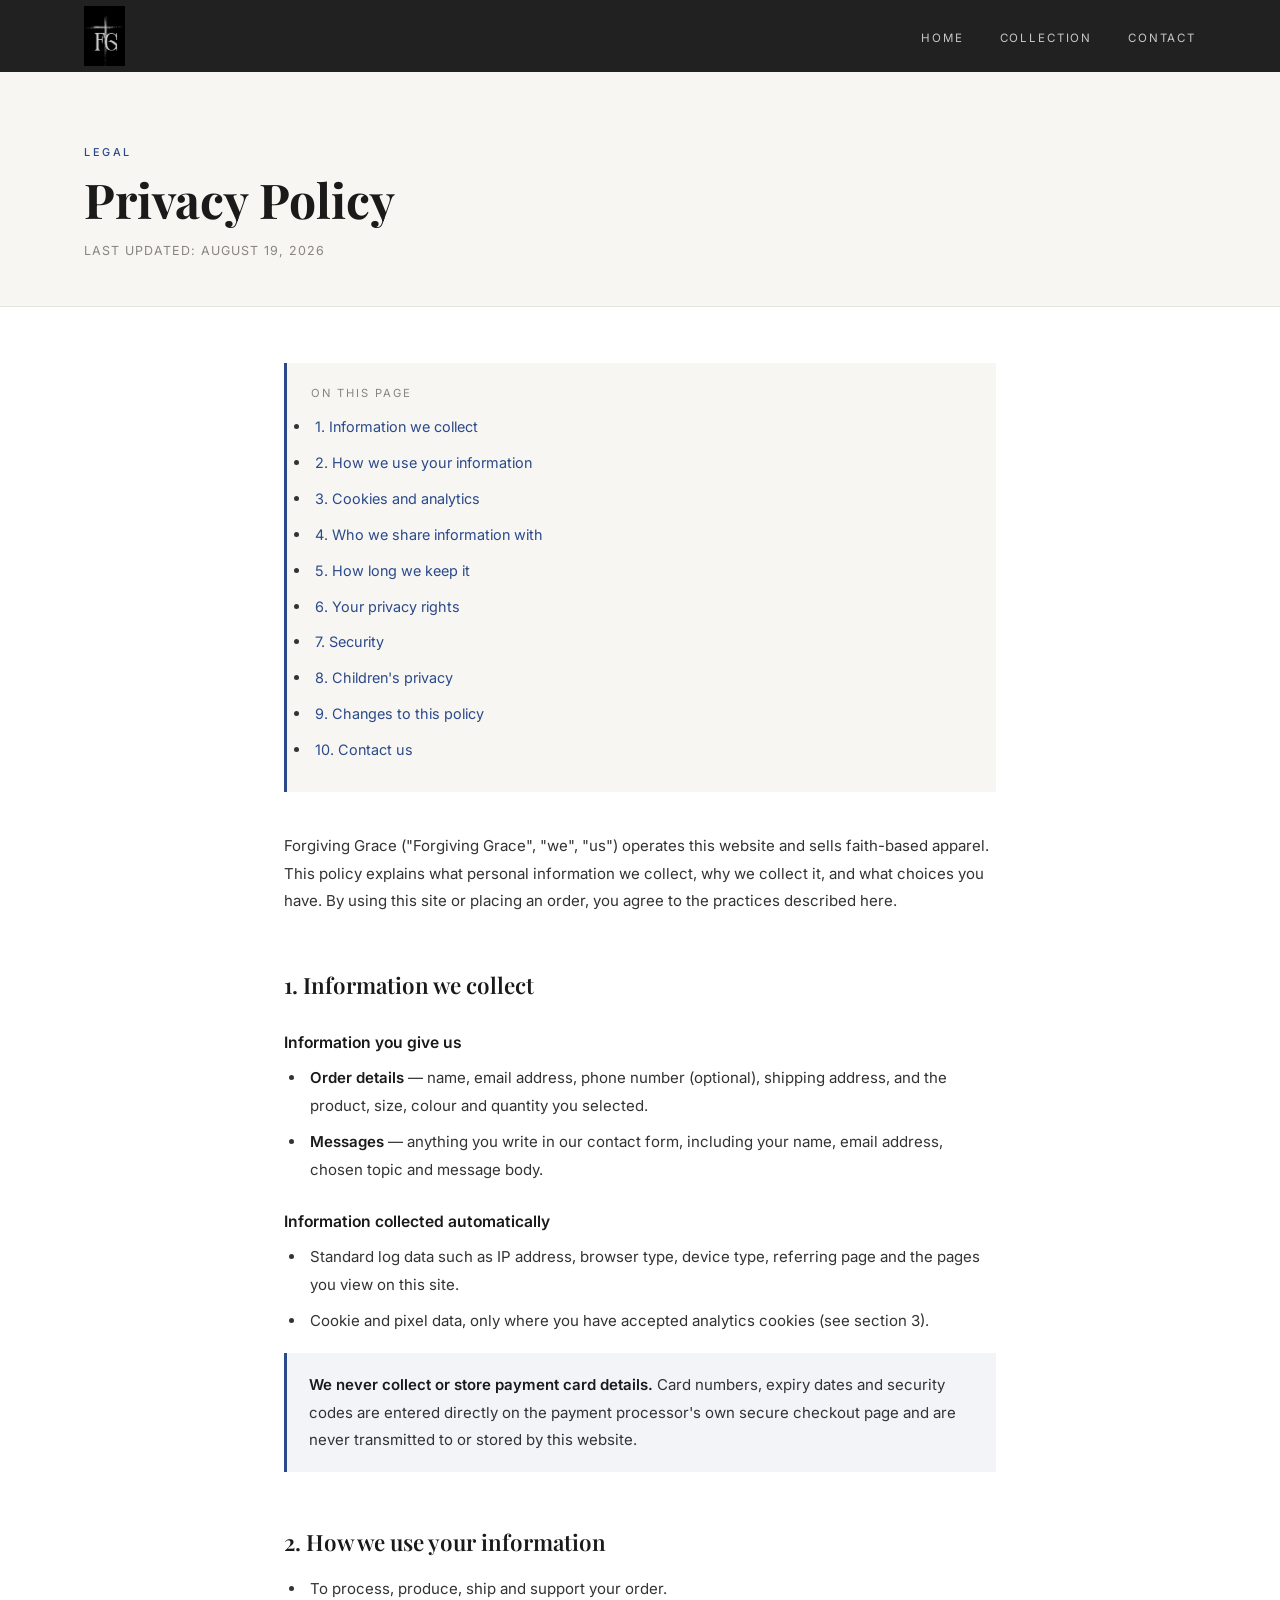
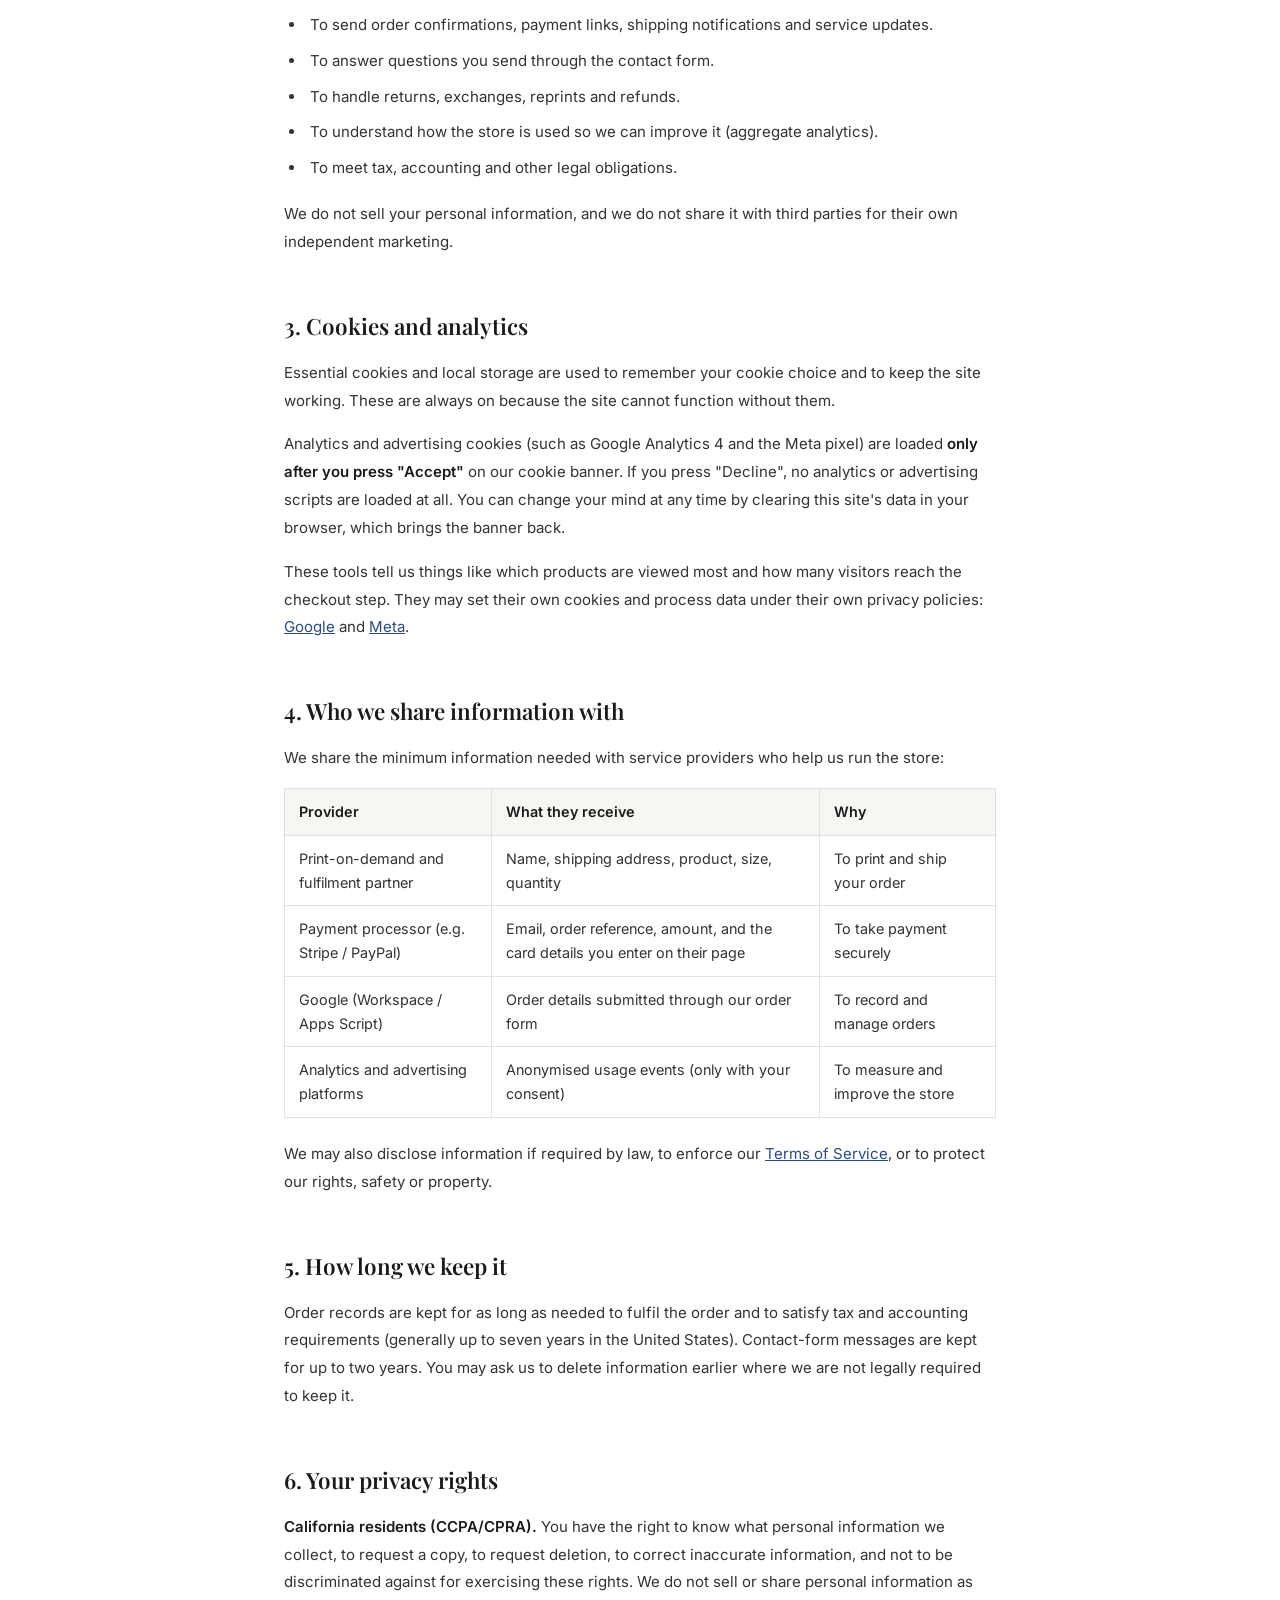
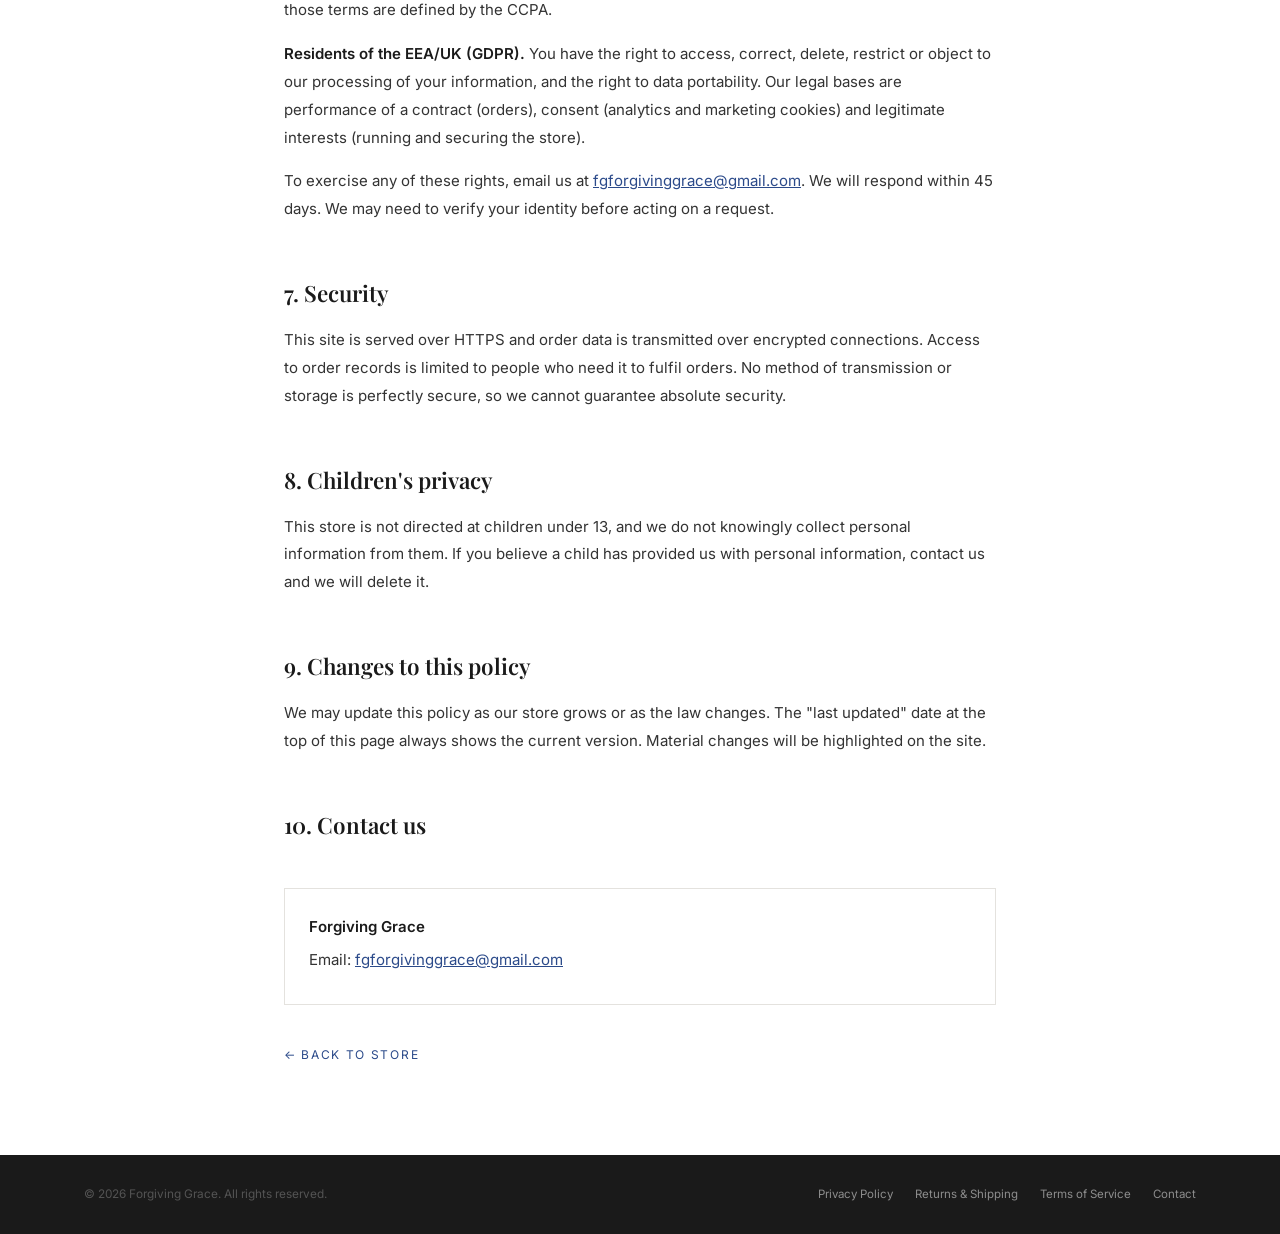
<file: privacy.html>
<!DOCTYPE html>
<html lang="en">
<head>
    <meta charset="UTF-8">
    <meta name="viewport" content="width=device-width, initial-scale=1.0">
    <meta name="description" content="Privacy Policy — how Forgiving Grace collects, uses and protects your personal information.">
    <meta name="robots" content="index, follow">
    <title>Privacy Policy | Forgiving Grace</title>

    <link rel="preconnect" href="https://fonts.googleapis.com">
    <link rel="preconnect" href="https://fonts.gstatic.com" crossorigin>
    <link href="https://fonts.googleapis.com/css2?family=Playfair+Display:ital,wght@0,400;0,600;0,700;1,400;1,700&family=Inter:wght@300;400;500;600&family=Cormorant+Garamond:ital,wght@0,400;0,600;1,400;1,600&display=swap" rel="stylesheet">

    <link rel="icon" href="assets/FG logo.png">
    <link rel="stylesheet" href="assets/css/style.css">

    <script src="assets/js/config.js"></script>
    <script src="assets/js/analytics.js" defer></script>
    <script src="assets/js/legal.js" defer></script>
</head>
<body class="legal-page">

    <nav class="navbar scrolled">
        <div class="nav-container">
            <a href="index.html" class="nav-logo">
                <img src="assets/FG logo.png" alt="Forgiving Grace" class="nav-logo-img">
            </a>
            <ul class="nav-menu">
                <li><a href="index.html#home"       class="nav-link">Home</a></li>
                <li><a href="index.html#collection" class="nav-link">Collection</a></li>
                <li><a href="index.html#contact"    class="nav-link">Contact</a></li>
            </ul>
        </div>
    </nav>

    <header class="legal-hero">
        <div class="container">
            <span class="section-label">Legal</span>
            <h1>Privacy Policy</h1>
            <p class="legal-updated">Last updated: <span data-biz="updated">—</span></p>
        </div>
    </header>

    <main class="legal-body">

        <nav class="legal-toc" aria-label="On this page">
            <p>On this page</p>
            <ul>
                <li><a href="#collect">1. Information we collect</a></li>
                <li><a href="#use">2. How we use your information</a></li>
                <li><a href="#cookies">3. Cookies and analytics</a></li>
                <li><a href="#share">4. Who we share information with</a></li>
                <li><a href="#retention">5. How long we keep it</a></li>
                <li><a href="#rights">6. Your privacy rights</a></li>
                <li><a href="#security">7. Security</a></li>
                <li><a href="#children">8. Children's privacy</a></li>
                <li><a href="#changes">9. Changes to this policy</a></li>
                <li><a href="#contact">10. Contact us</a></li>
            </ul>
        </nav>

        <p><span data-biz="legalName">Forgiving Grace</span> ("Forgiving Grace", "we", "us") operates this
        website and sells faith-based apparel. This policy explains what personal information we collect,
        why we collect it, and what choices you have. By using this site or placing an order, you agree
        to the practices described here.</p>

        <h2 id="collect">1. Information we collect</h2>

        <h3>Information you give us</h3>
        <ul>
            <li><strong>Order details</strong> — name, email address, phone number (optional), shipping
                address, and the product, size, colour and quantity you selected.</li>
            <li><strong>Messages</strong> — anything you write in our contact form, including your name,
                email address, chosen topic and message body.</li>
        </ul>

        <h3>Information collected automatically</h3>
        <ul>
            <li>Standard log data such as IP address, browser type, device type, referring page and the
                pages you view on this site.</li>
            <li>Cookie and pixel data, only where you have accepted analytics cookies (see section 3).</li>
        </ul>

        <div class="legal-callout">
            <p><strong>We never collect or store payment card details.</strong> Card numbers, expiry dates
            and security codes are entered directly on the payment processor's own secure checkout page
            and are never transmitted to or stored by this website.</p>
        </div>

        <h2 id="use">2. How we use your information</h2>
        <ul>
            <li>To process, produce, ship and support your order.</li>
            <li>To send order confirmations, payment links, shipping notifications and service updates.</li>
            <li>To answer questions you send through the contact form.</li>
            <li>To handle returns, exchanges, reprints and refunds.</li>
            <li>To understand how the store is used so we can improve it (aggregate analytics).</li>
            <li>To meet tax, accounting and other legal obligations.</li>
        </ul>
        <p>We do not sell your personal information, and we do not share it with third parties for their
        own independent marketing.</p>

        <h2 id="cookies">3. Cookies and analytics</h2>
        <p>Essential cookies and local storage are used to remember your cookie choice and to keep the
        site working. These are always on because the site cannot function without them.</p>
        <p>Analytics and advertising cookies (such as Google Analytics 4 and the Meta pixel) are loaded
        <strong>only after you press "Accept"</strong> on our cookie banner. If you press "Decline", no
        analytics or advertising scripts are loaded at all. You can change your mind at any time by
        clearing this site's data in your browser, which brings the banner back.</p>
        <p>These tools tell us things like which products are viewed most and how many visitors reach the
        checkout step. They may set their own cookies and process data under their own privacy policies:
        <a href="https://policies.google.com/privacy" target="_blank" rel="noopener noreferrer">Google</a> and
        <a href="https://www.facebook.com/privacy/policy/" target="_blank" rel="noopener noreferrer">Meta</a>.</p>

        <h2 id="share">4. Who we share information with</h2>
        <p>We share the minimum information needed with service providers who help us run the store:</p>
        <table class="legal-table">
            <thead>
                <tr><th>Provider</th><th>What they receive</th><th>Why</th></tr>
            </thead>
            <tbody>
                <tr>
                    <td>Print-on-demand and fulfilment partner</td>
                    <td>Name, shipping address, product, size, quantity</td>
                    <td>To print and ship your order</td>
                </tr>
                <tr>
                    <td>Payment processor (e.g. Stripe / PayPal)</td>
                    <td>Email, order reference, amount, and the card details you enter on their page</td>
                    <td>To take payment securely</td>
                </tr>
                <tr>
                    <td>Google (Workspace / Apps Script)</td>
                    <td>Order details submitted through our order form</td>
                    <td>To record and manage orders</td>
                </tr>
                <tr>
                    <td>Analytics and advertising platforms</td>
                    <td>Anonymised usage events (only with your consent)</td>
                    <td>To measure and improve the store</td>
                </tr>
            </tbody>
        </table>
        <p>We may also disclose information if required by law, to enforce our
        <a href="terms.html">Terms of Service</a>, or to protect our rights, safety or property.</p>

        <h2 id="retention">5. How long we keep it</h2>
        <p>Order records are kept for as long as needed to fulfil the order and to satisfy tax and
        accounting requirements (generally up to seven years in the United States). Contact-form messages
        are kept for up to two years. You may ask us to delete information earlier where we are not
        legally required to keep it.</p>

        <h2 id="rights">6. Your privacy rights</h2>
        <p><strong>California residents (CCPA/CPRA).</strong> You have the right to know what personal
        information we collect, to request a copy, to request deletion, to correct inaccurate information,
        and not to be discriminated against for exercising these rights. We do not sell or share personal
        information as those terms are defined by the CCPA.</p>
        <p><strong>Residents of the EEA/UK (GDPR).</strong> You have the right to access, correct, delete,
        restrict or object to our processing of your information, and the right to data portability. Our
        legal bases are performance of a contract (orders), consent (analytics and marketing cookies) and
        legitimate interests (running and securing the store).</p>
        <p>To exercise any of these rights, email us at <span data-biz="email">—</span>. We will respond
        within 45 days. We may need to verify your identity before acting on a request.</p>

        <h2 id="security">7. Security</h2>
        <p>This site is served over HTTPS and order data is transmitted over encrypted connections.
        Access to order records is limited to people who need it to fulfil orders. No method of
        transmission or storage is perfectly secure, so we cannot guarantee absolute security.</p>

        <h2 id="children">8. Children's privacy</h2>
        <p>This store is not directed at children under 13, and we do not knowingly collect personal
        information from them. If you believe a child has provided us with personal information, contact
        us and we will delete it.</p>

        <h2 id="changes">9. Changes to this policy</h2>
        <p>We may update this policy as our store grows or as the law changes. The "last updated" date at
        the top of this page always shows the current version. Material changes will be highlighted on
        the site.</p>

        <h2 id="contact">10. Contact us</h2>
        <div class="legal-contact">
            <p><strong><span data-biz="legalName">Forgiving Grace</span></strong></p>
            <p data-biz-row="address">Address: <span data-biz="address">—</span></p>
            <p>Email: <span data-biz="email">—</span></p>
            <p data-biz-row="phone">Phone: <span data-biz="phone">—</span></p>
        </div>

        <a href="index.html" class="legal-back">← Back to store</a>
    </main>

    <footer class="footer">
        <div class="container">
            <div class="footer-bottom">
                <p>&copy; <span id="footerYear">2026</span> Forgiving Grace. All rights reserved.</p>
                <div class="footer-legal">
                    <a href="privacy.html">Privacy Policy</a>
                    <a href="returns.html">Returns &amp; Shipping</a>
                    <a href="terms.html">Terms of Service</a>
                    <a href="index.html#contact">Contact</a>
                </div>
            </div>
        </div>
    </footer>

</body>
</html>
</file>
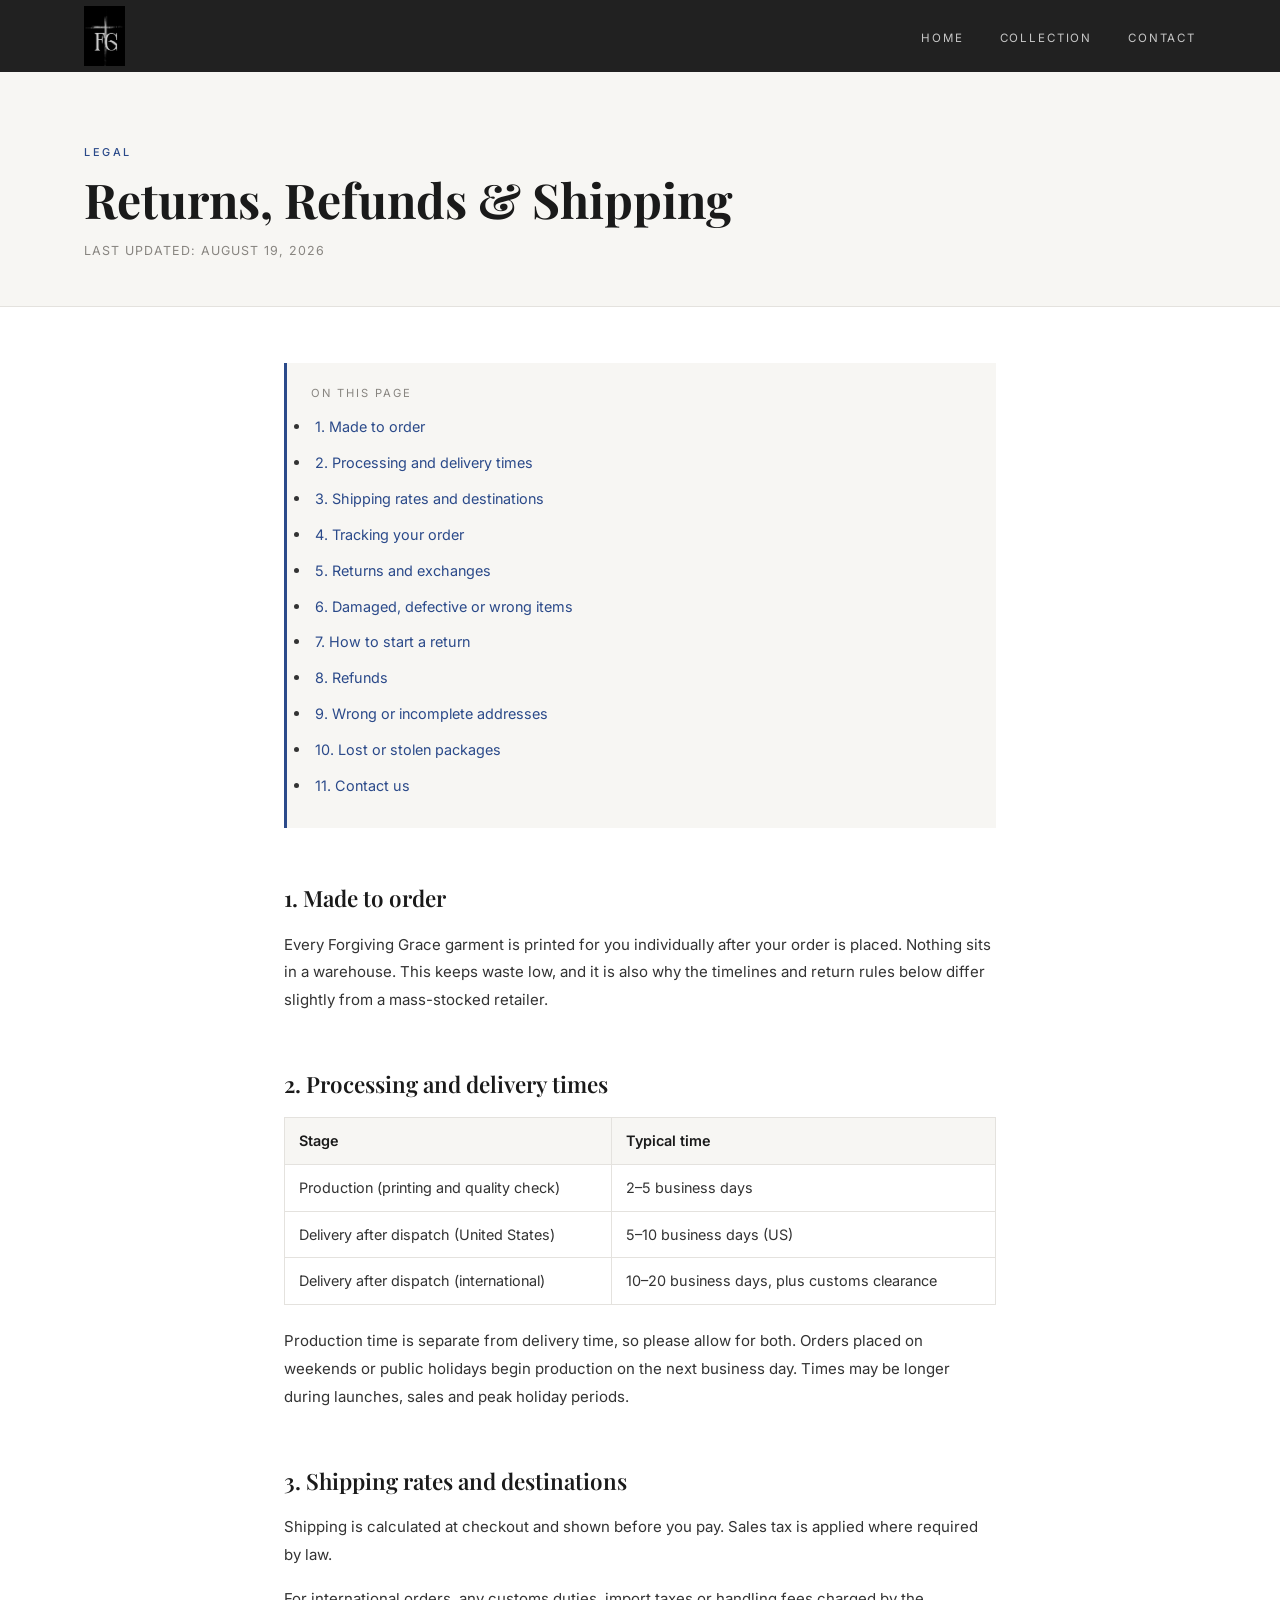
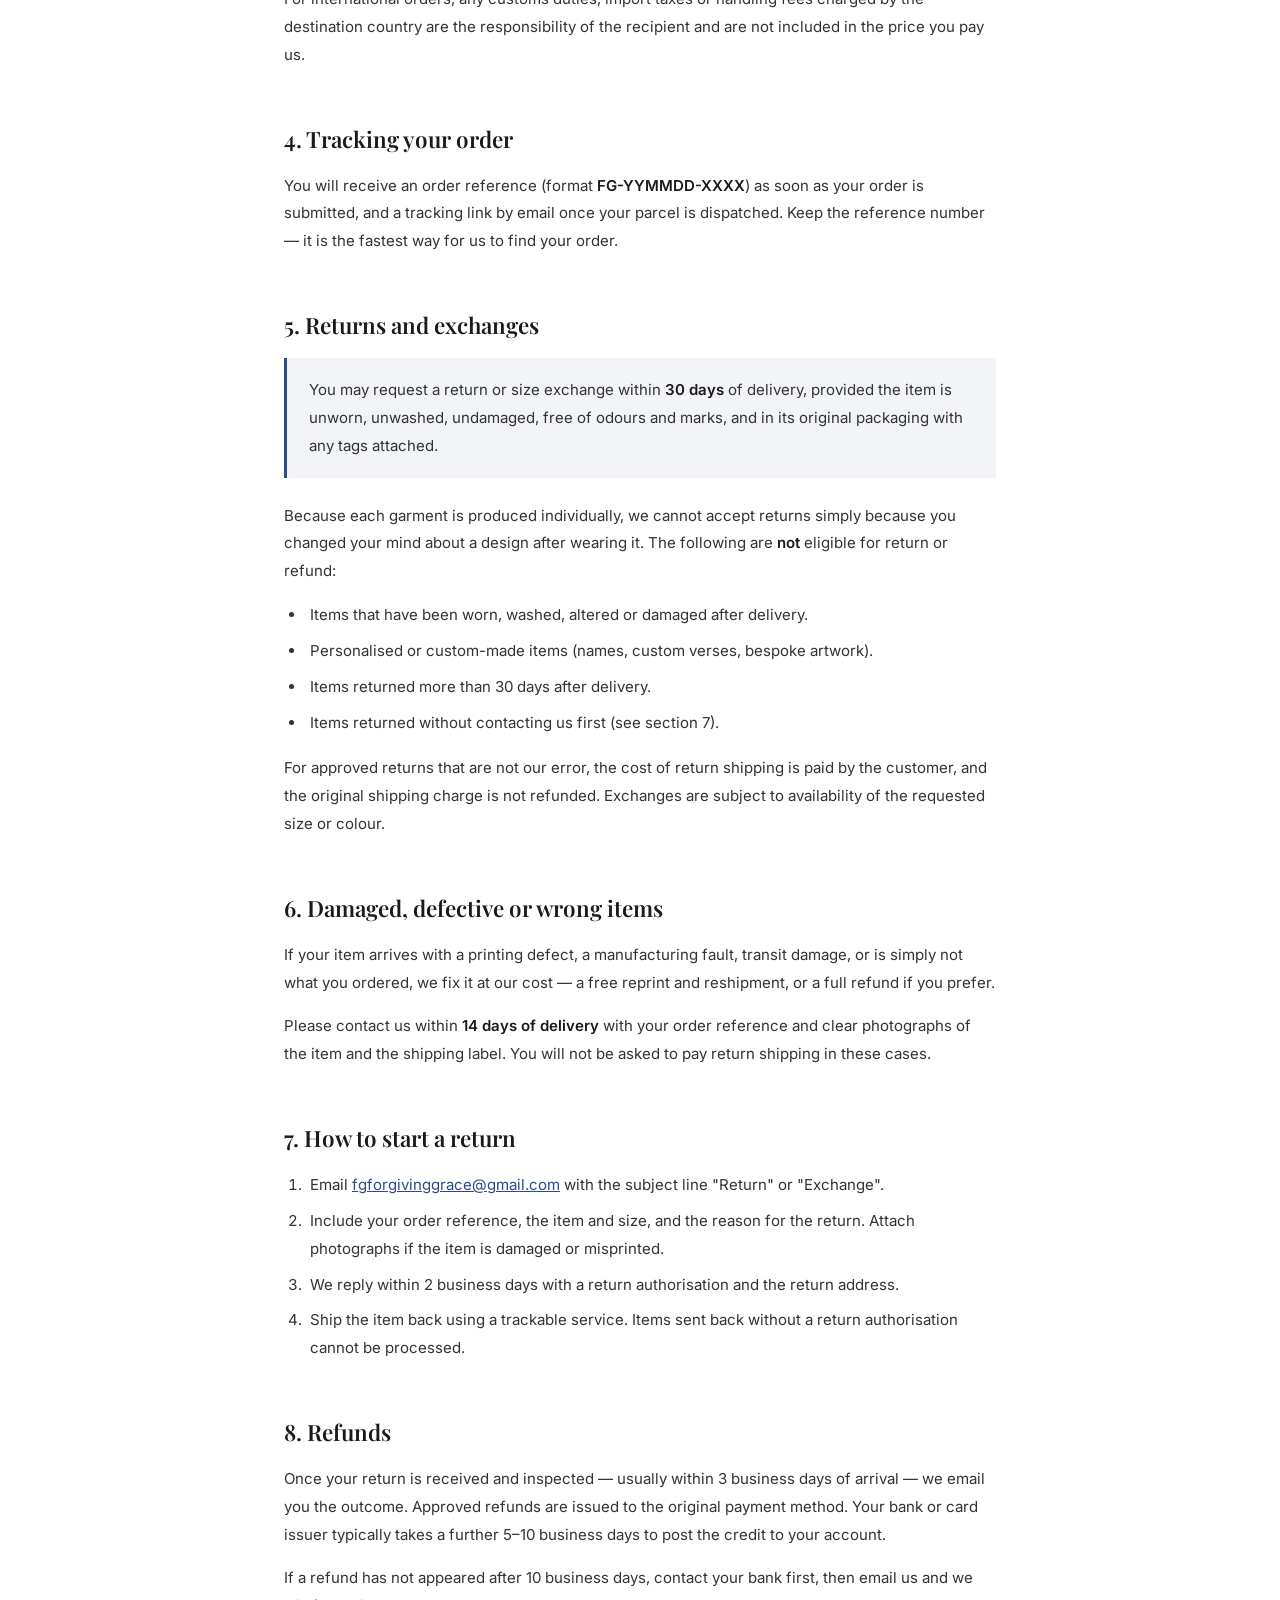
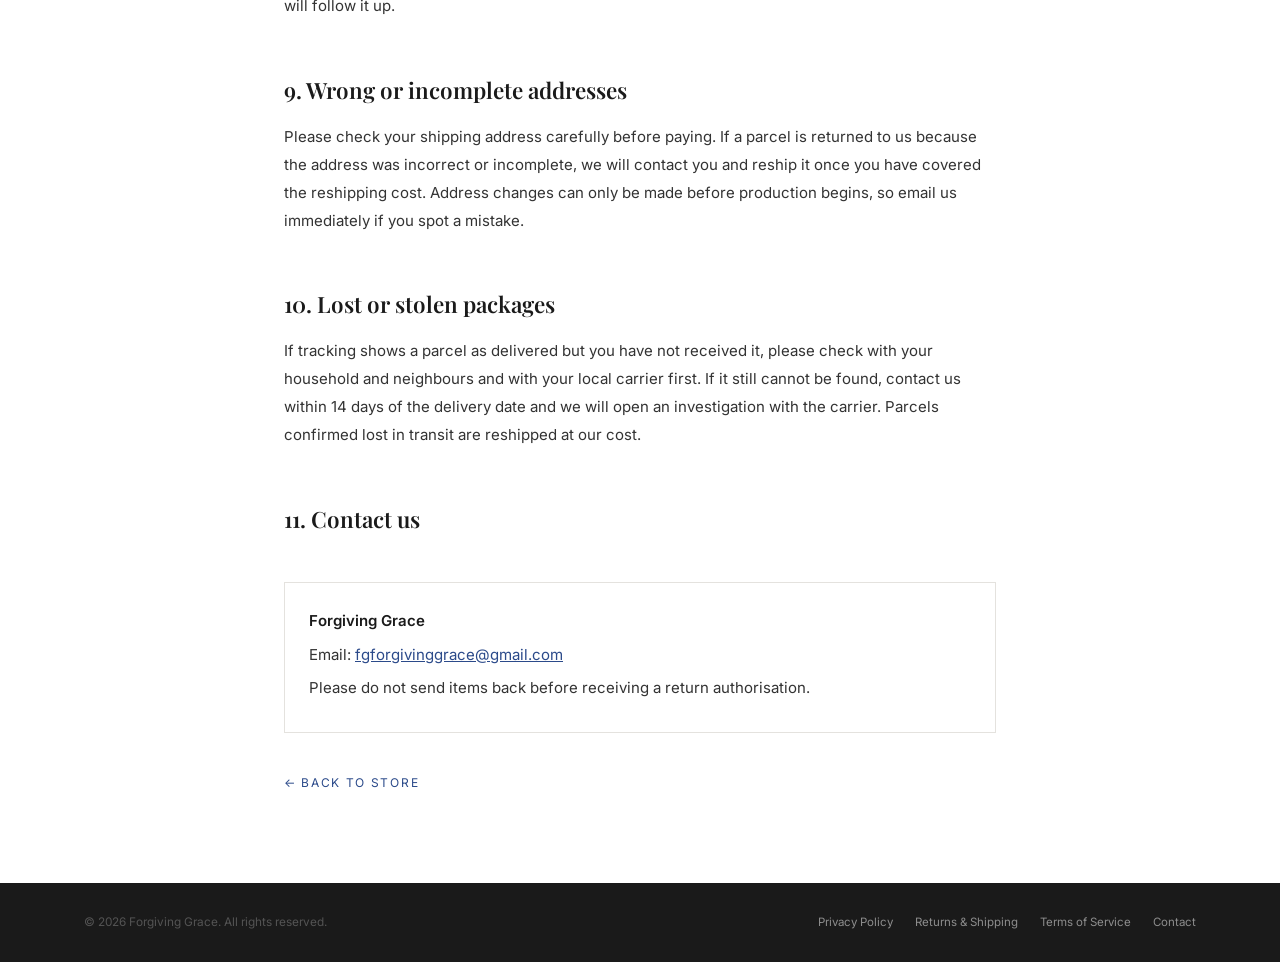
<file: returns.html>
<!DOCTYPE html>
<html lang="en">
<head>
    <meta charset="UTF-8">
    <meta name="viewport" content="width=device-width, initial-scale=1.0">
    <meta name="description" content="Shipping, returns, exchanges and refunds for Forgiving Grace apparel.">
    <meta name="robots" content="index, follow">
    <title>Returns &amp; Shipping | Forgiving Grace</title>

    <link rel="preconnect" href="https://fonts.googleapis.com">
    <link rel="preconnect" href="https://fonts.gstatic.com" crossorigin>
    <link href="https://fonts.googleapis.com/css2?family=Playfair+Display:ital,wght@0,400;0,600;0,700;1,400;1,700&family=Inter:wght@300;400;500;600&family=Cormorant+Garamond:ital,wght@0,400;0,600;1,400;1,600&display=swap" rel="stylesheet">

    <link rel="icon" href="assets/FG logo.png">
    <link rel="stylesheet" href="assets/css/style.css">

    <script src="assets/js/config.js"></script>
    <script src="assets/js/analytics.js" defer></script>
    <script src="assets/js/legal.js" defer></script>
</head>
<body class="legal-page">

    <nav class="navbar scrolled">
        <div class="nav-container">
            <a href="index.html" class="nav-logo">
                <img src="assets/FG logo.png" alt="Forgiving Grace" class="nav-logo-img">
            </a>
            <ul class="nav-menu">
                <li><a href="index.html#home"       class="nav-link">Home</a></li>
                <li><a href="index.html#collection" class="nav-link">Collection</a></li>
                <li><a href="index.html#contact"    class="nav-link">Contact</a></li>
            </ul>
        </div>
    </nav>

    <header class="legal-hero">
        <div class="container">
            <span class="section-label">Legal</span>
            <h1>Returns, Refunds &amp; Shipping</h1>
            <p class="legal-updated">Last updated: <span data-biz="updated">—</span></p>
        </div>
    </header>

    <main class="legal-body">

        <nav class="legal-toc" aria-label="On this page">
            <p>On this page</p>
            <ul>
                <li><a href="#made">1. Made to order</a></li>
                <li><a href="#processing">2. Processing and delivery times</a></li>
                <li><a href="#rates">3. Shipping rates and destinations</a></li>
                <li><a href="#tracking">4. Tracking your order</a></li>
                <li><a href="#returns">5. Returns and exchanges</a></li>
                <li><a href="#defects">6. Damaged, defective or wrong items</a></li>
                <li><a href="#howto">7. How to start a return</a></li>
                <li><a href="#refunds">8. Refunds</a></li>
                <li><a href="#address">9. Wrong or incomplete addresses</a></li>
                <li><a href="#lost">10. Lost or stolen packages</a></li>
                <li><a href="#contact">11. Contact us</a></li>
            </ul>
        </nav>

        <h2 id="made">1. Made to order</h2>
        <p>Every Forgiving Grace garment is printed for you individually after your order is placed. Nothing
        sits in a warehouse. This keeps waste low, and it is also why the timelines and return rules below
        differ slightly from a mass-stocked retailer.</p>

        <h2 id="processing">2. Processing and delivery times</h2>
        <table class="legal-table">
            <thead>
                <tr><th>Stage</th><th>Typical time</th></tr>
            </thead>
            <tbody>
                <tr><td>Production (printing and quality check)</td><td><span data-biz="processing">2–5 business days</span></td></tr>
                <tr><td>Delivery after dispatch (United States)</td><td><span data-biz="delivery">5–10 business days (US)</span></td></tr>
                <tr><td>Delivery after dispatch (international)</td><td>10–20 business days, plus customs clearance</td></tr>
            </tbody>
        </table>
        <p>Production time is separate from delivery time, so please allow for both. Orders placed on
        weekends or public holidays begin production on the next business day. Times may be longer during
        launches, sales and peak holiday periods.</p>

        <h2 id="rates">3. Shipping rates and destinations</h2>
        <p>Shipping is calculated at checkout and shown before you pay. Sales tax is applied where
        required by law.</p>
        <p>For international orders, any customs duties, import taxes or handling fees charged by the
        destination country are the responsibility of the recipient and are not included in the price you
        pay us.</p>

        <h2 id="tracking">4. Tracking your order</h2>
        <p>You will receive an order reference (format <strong>FG-YYMMDD-XXXX</strong>) as soon as your
        order is submitted, and a tracking link by email once your parcel is dispatched. Keep the
        reference number — it is the fastest way for us to find your order.</p>

        <h2 id="returns">5. Returns and exchanges</h2>
        <div class="legal-callout">
            <p>You may request a return or size exchange within
            <strong><span data-biz="returnWindow">30</span> days</strong> of delivery, provided the item is
            unworn, unwashed, undamaged, free of odours and marks, and in its original packaging with any
            tags attached.</p>
        </div>
        <p>Because each garment is produced individually, we cannot accept returns simply because you
        changed your mind about a design after wearing it. The following are <strong>not</strong> eligible
        for return or refund:</p>
        <ul>
            <li>Items that have been worn, washed, altered or damaged after delivery.</li>
            <li>Personalised or custom-made items (names, custom verses, bespoke artwork).</li>
            <li>Items returned more than <span data-biz="returnWindow">30</span> days after delivery.</li>
            <li>Items returned without contacting us first (see section 7).</li>
        </ul>
        <p>For approved returns that are not our error, the cost of return shipping is paid by the
        customer, and the original shipping charge is not refunded. Exchanges are subject to availability
        of the requested size or colour.</p>

        <h2 id="defects">6. Damaged, defective or wrong items</h2>
        <p>If your item arrives with a printing defect, a manufacturing fault, transit damage, or is
        simply not what you ordered, we fix it at our cost — a free reprint and reshipment, or a full
        refund if you prefer.</p>
        <p>Please contact us within <strong>14 days of delivery</strong> with your order reference and
        clear photographs of the item and the shipping label. You will not be asked to pay return
        shipping in these cases.</p>

        <h2 id="howto">7. How to start a return</h2>
        <ol>
            <li>Email <span data-biz="email">—</span> with the subject line "Return" or "Exchange".</li>
            <li>Include your order reference, the item and size, and the reason for the return. Attach
                photographs if the item is damaged or misprinted.</li>
            <li>We reply within 2 business days with a return authorisation and the return address.</li>
            <li>Ship the item back using a trackable service. Items sent back without a return
                authorisation cannot be processed.</li>
        </ol>

        <h2 id="refunds">8. Refunds</h2>
        <p>Once your return is received and inspected — usually within 3 business days of arrival — we
        email you the outcome. Approved refunds are issued to the original payment method. Your bank or
        card issuer typically takes a further 5–10 business days to post the credit to your account.</p>
        <p>If a refund has not appeared after 10 business days, contact your bank first, then email us
        and we will follow it up.</p>

        <h2 id="address">9. Wrong or incomplete addresses</h2>
        <p>Please check your shipping address carefully before paying. If a parcel is returned to us
        because the address was incorrect or incomplete, we will contact you and reship it once you have
        covered the reshipping cost. Address changes can only be made before production begins, so email
        us immediately if you spot a mistake.</p>

        <h2 id="lost">10. Lost or stolen packages</h2>
        <p>If tracking shows a parcel as delivered but you have not received it, please check with your
        household and neighbours and with your local carrier first. If it still cannot be found, contact
        us within 14 days of the delivery date and we will open an investigation with the carrier.
        Parcels confirmed lost in transit are reshipped at our cost.</p>

        <h2 id="contact">11. Contact us</h2>
        <div class="legal-contact">
            <p><strong><span data-biz="legalName">Forgiving Grace</span></strong></p>
            <p data-biz-row="address">Returns address: <span data-biz="address">—</span></p>
            <p>Email: <span data-biz="email">—</span></p>
            <p data-biz-row="phone">Phone: <span data-biz="phone">—</span></p>
            <p>Please do not send items back before receiving a return authorisation.</p>
        </div>

        <a href="index.html" class="legal-back">← Back to store</a>
    </main>

    <footer class="footer">
        <div class="container">
            <div class="footer-bottom">
                <p>&copy; <span id="footerYear">2026</span> Forgiving Grace. All rights reserved.</p>
                <div class="footer-legal">
                    <a href="privacy.html">Privacy Policy</a>
                    <a href="returns.html">Returns &amp; Shipping</a>
                    <a href="terms.html">Terms of Service</a>
                    <a href="index.html#contact">Contact</a>
                </div>
            </div>
        </div>
    </footer>

</body>
</html>
</file>
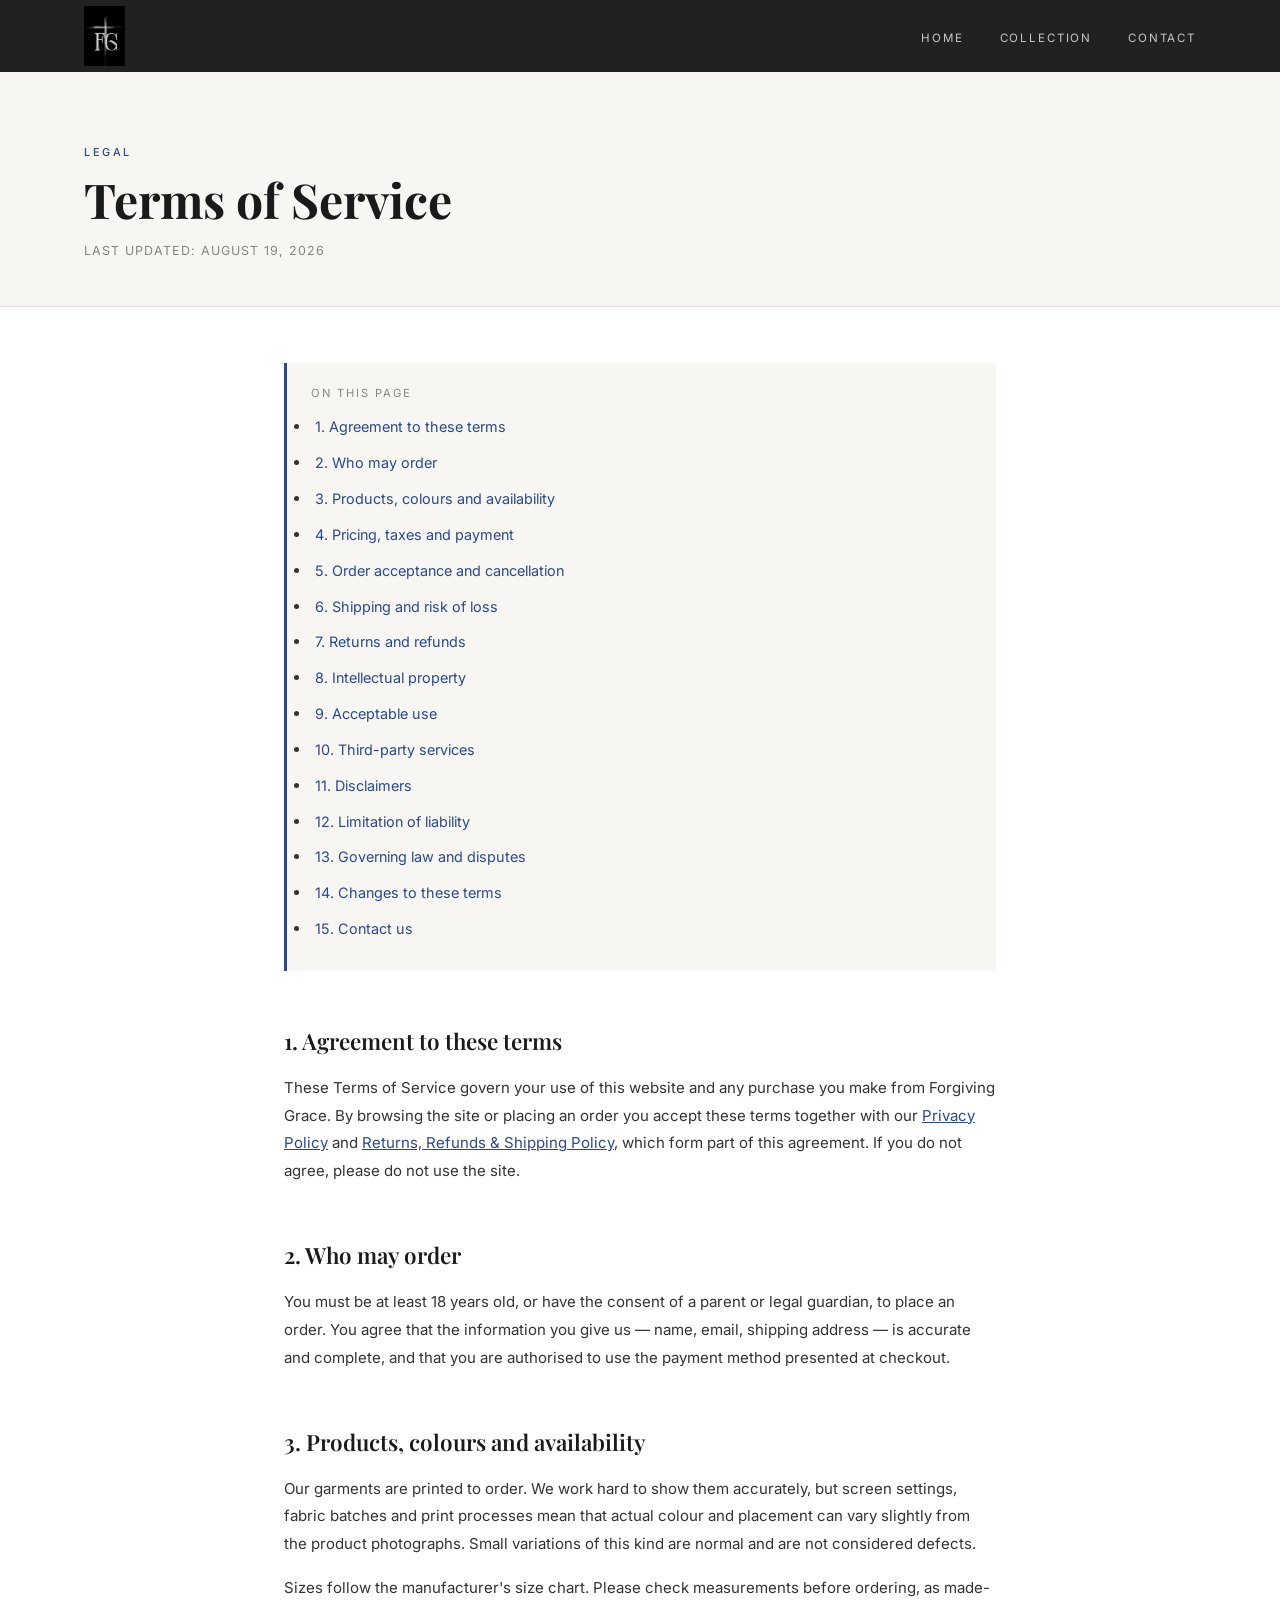
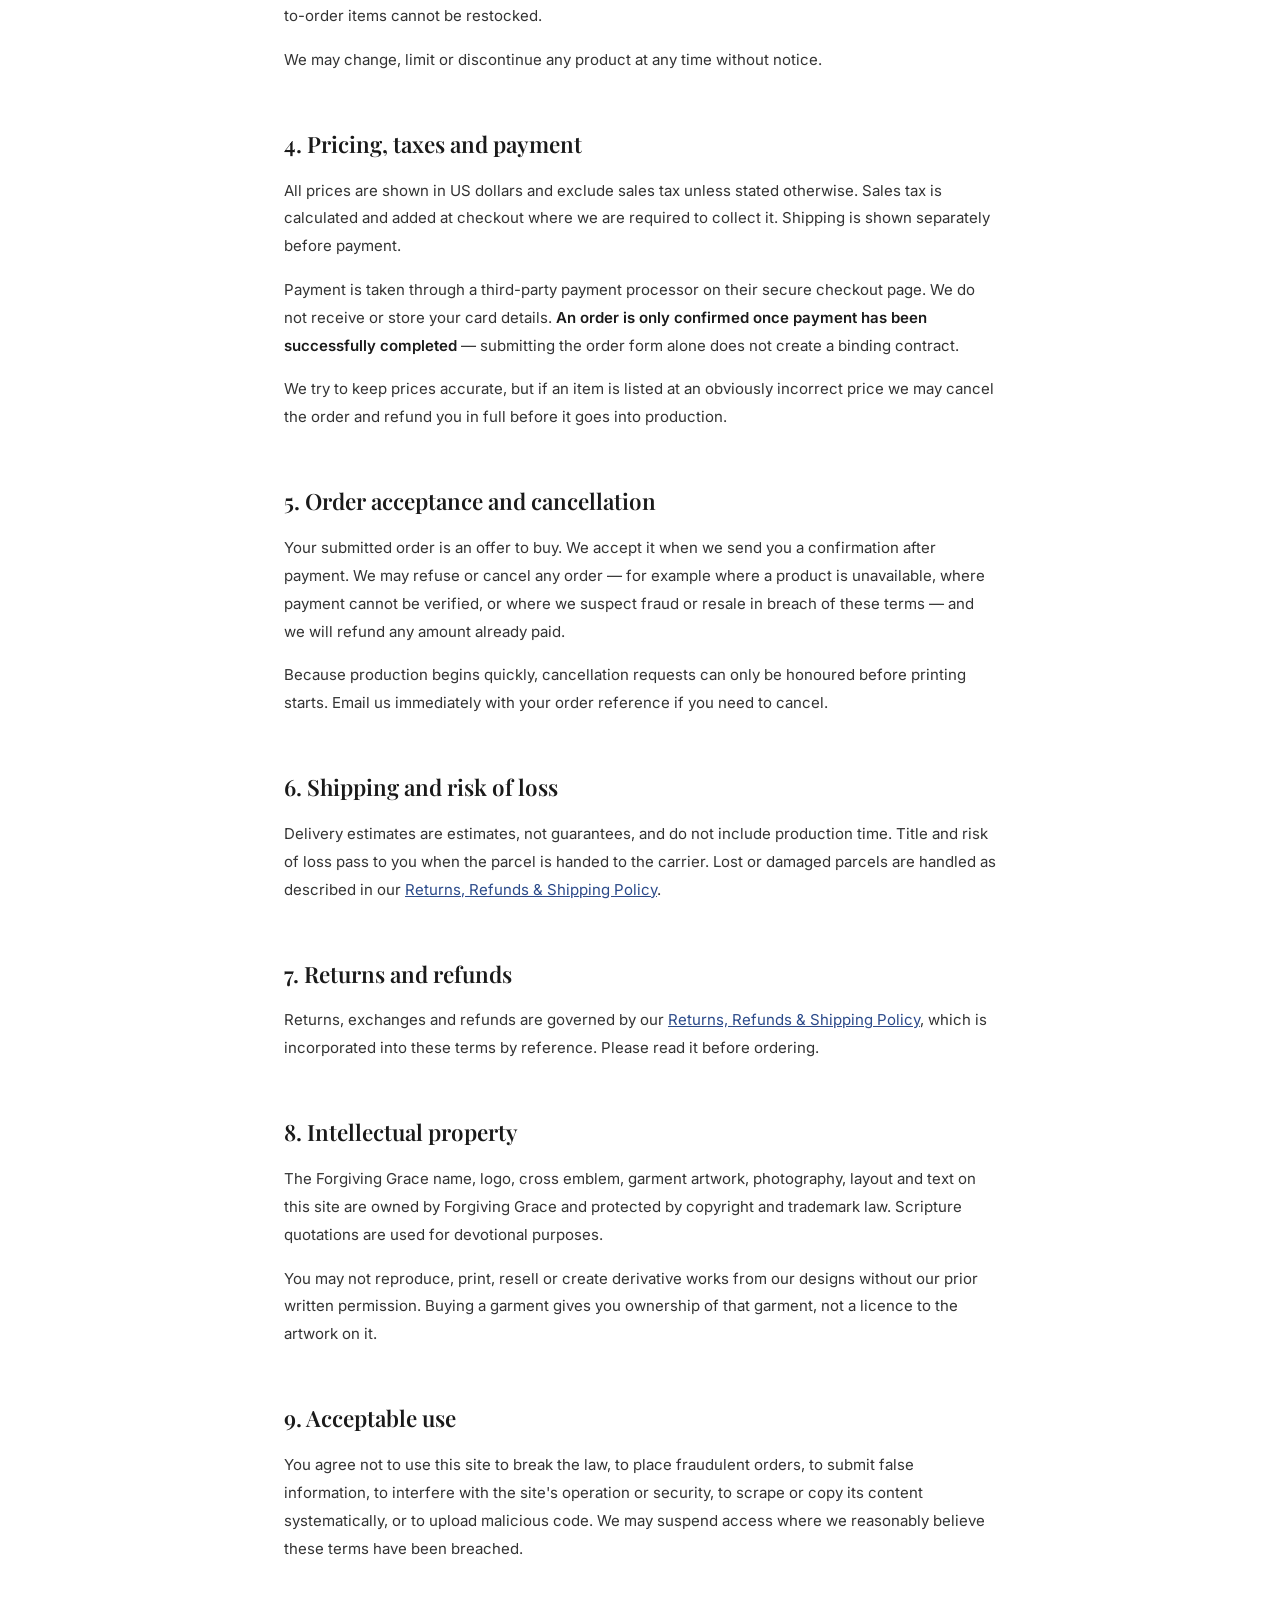
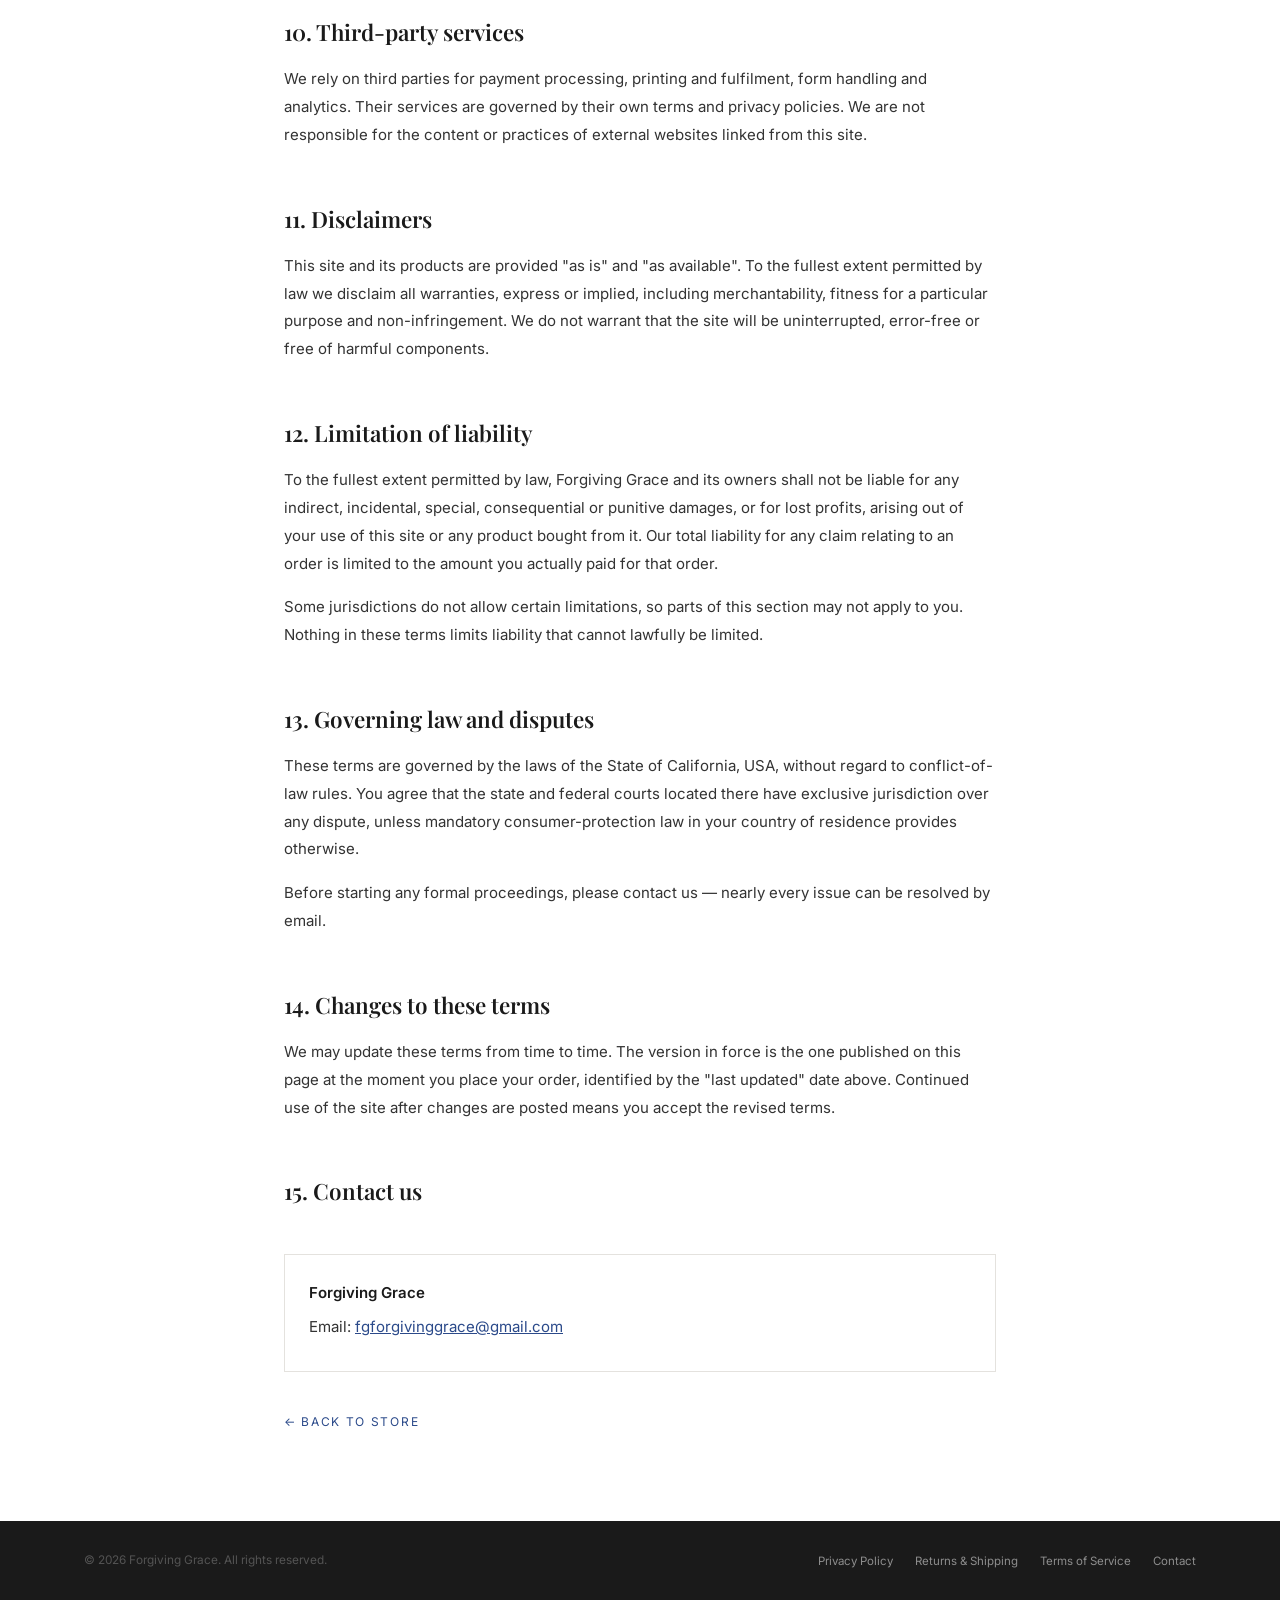
<file: terms.html>
<!DOCTYPE html>
<html lang="en">
<head>
    <meta charset="UTF-8">
    <meta name="viewport" content="width=device-width, initial-scale=1.0">
    <meta name="description" content="Terms of Service for the Forgiving Grace online store.">
    <meta name="robots" content="index, follow">
    <title>Terms of Service | Forgiving Grace</title>

    <link rel="preconnect" href="https://fonts.googleapis.com">
    <link rel="preconnect" href="https://fonts.gstatic.com" crossorigin>
    <link href="https://fonts.googleapis.com/css2?family=Playfair+Display:ital,wght@0,400;0,600;0,700;1,400;1,700&family=Inter:wght@300;400;500;600&family=Cormorant+Garamond:ital,wght@0,400;0,600;1,400;1,600&display=swap" rel="stylesheet">

    <link rel="icon" href="assets/FG logo.png">
    <link rel="stylesheet" href="assets/css/style.css">

    <script src="assets/js/config.js"></script>
    <script src="assets/js/analytics.js" defer></script>
    <script src="assets/js/legal.js" defer></script>
</head>
<body class="legal-page">

    <nav class="navbar scrolled">
        <div class="nav-container">
            <a href="index.html" class="nav-logo">
                <img src="assets/FG logo.png" alt="Forgiving Grace" class="nav-logo-img">
            </a>
            <ul class="nav-menu">
                <li><a href="index.html#home"       class="nav-link">Home</a></li>
                <li><a href="index.html#collection" class="nav-link">Collection</a></li>
                <li><a href="index.html#contact"    class="nav-link">Contact</a></li>
            </ul>
        </div>
    </nav>

    <header class="legal-hero">
        <div class="container">
            <span class="section-label">Legal</span>
            <h1>Terms of Service</h1>
            <p class="legal-updated">Last updated: <span data-biz="updated">—</span></p>
        </div>
    </header>

    <main class="legal-body">

        <nav class="legal-toc" aria-label="On this page">
            <p>On this page</p>
            <ul>
                <li><a href="#agreement">1. Agreement to these terms</a></li>
                <li><a href="#eligibility">2. Who may order</a></li>
                <li><a href="#products">3. Products, colours and availability</a></li>
                <li><a href="#pricing">4. Pricing, taxes and payment</a></li>
                <li><a href="#orders">5. Order acceptance and cancellation</a></li>
                <li><a href="#shipping">6. Shipping and risk of loss</a></li>
                <li><a href="#returns">7. Returns and refunds</a></li>
                <li><a href="#ip">8. Intellectual property</a></li>
                <li><a href="#conduct">9. Acceptable use</a></li>
                <li><a href="#thirdparty">10. Third-party services</a></li>
                <li><a href="#disclaimer">11. Disclaimers</a></li>
                <li><a href="#liability">12. Limitation of liability</a></li>
                <li><a href="#law">13. Governing law and disputes</a></li>
                <li><a href="#changes">14. Changes to these terms</a></li>
                <li><a href="#contact">15. Contact us</a></li>
            </ul>
        </nav>

        <h2 id="agreement">1. Agreement to these terms</h2>
        <p>These Terms of Service govern your use of this website and any purchase you make from
        <span data-biz="legalName">Forgiving Grace</span>. By browsing the site or placing an order you
        accept these terms together with our <a href="privacy.html">Privacy Policy</a> and
        <a href="returns.html">Returns, Refunds &amp; Shipping Policy</a>, which form part of this
        agreement. If you do not agree, please do not use the site.</p>

        <h2 id="eligibility">2. Who may order</h2>
        <p>You must be at least 18 years old, or have the consent of a parent or legal guardian, to place
        an order. You agree that the information you give us — name, email, shipping address — is accurate
        and complete, and that you are authorised to use the payment method presented at checkout.</p>

        <h2 id="products">3. Products, colours and availability</h2>
        <p>Our garments are printed to order. We work hard to show them accurately, but screen settings,
        fabric batches and print processes mean that actual colour and placement can vary slightly from
        the product photographs. Small variations of this kind are normal and are not considered defects.</p>
        <p>Sizes follow the manufacturer's size chart. Please check measurements before ordering, as
        made-to-order items cannot be restocked.</p>
        <p>We may change, limit or discontinue any product at any time without notice.</p>

        <h2 id="pricing">4. Pricing, taxes and payment</h2>
        <p>All prices are shown in US dollars and exclude sales tax unless stated otherwise. Sales tax is
        calculated and added at checkout where we are required to collect it. Shipping is shown separately
        before payment.</p>
        <p>Payment is taken through a third-party payment processor on their secure checkout page. We do
        not receive or store your card details. <strong>An order is only confirmed once payment has been
        successfully completed</strong> — submitting the order form alone does not create a binding
        contract.</p>
        <p>We try to keep prices accurate, but if an item is listed at an obviously incorrect price we may
        cancel the order and refund you in full before it goes into production.</p>

        <h2 id="orders">5. Order acceptance and cancellation</h2>
        <p>Your submitted order is an offer to buy. We accept it when we send you a confirmation after
        payment. We may refuse or cancel any order — for example where a product is unavailable, where
        payment cannot be verified, or where we suspect fraud or resale in breach of these terms — and we
        will refund any amount already paid.</p>
        <p>Because production begins quickly, cancellation requests can only be honoured before printing
        starts. Email us immediately with your order reference if you need to cancel.</p>

        <h2 id="shipping">6. Shipping and risk of loss</h2>
        <p>Delivery estimates are estimates, not guarantees, and do not include production time. Title and
        risk of loss pass to you when the parcel is handed to the carrier. Lost or damaged parcels are
        handled as described in our <a href="returns.html">Returns, Refunds &amp; Shipping Policy</a>.</p>

        <h2 id="returns">7. Returns and refunds</h2>
        <p>Returns, exchanges and refunds are governed by our
        <a href="returns.html">Returns, Refunds &amp; Shipping Policy</a>, which is incorporated into these
        terms by reference. Please read it before ordering.</p>

        <h2 id="ip">8. Intellectual property</h2>
        <p>The Forgiving Grace name, logo, cross emblem, garment artwork, photography, layout and text on
        this site are owned by <span data-biz="legalName">Forgiving Grace</span> and protected by copyright
        and trademark law. Scripture quotations are used for devotional purposes.</p>
        <p>You may not reproduce, print, resell or create derivative works from our designs without our
        prior written permission. Buying a garment gives you ownership of that garment, not a licence to
        the artwork on it.</p>

        <h2 id="conduct">9. Acceptable use</h2>
        <p>You agree not to use this site to break the law, to place fraudulent orders, to submit false
        information, to interfere with the site's operation or security, to scrape or copy its content
        systematically, or to upload malicious code. We may suspend access where we reasonably believe
        these terms have been breached.</p>

        <h2 id="thirdparty">10. Third-party services</h2>
        <p>We rely on third parties for payment processing, printing and fulfilment, form handling and
        analytics. Their services are governed by their own terms and privacy policies. We are not
        responsible for the content or practices of external websites linked from this site.</p>

        <h2 id="disclaimer">11. Disclaimers</h2>
        <p>This site and its products are provided "as is" and "as available". To the fullest extent
        permitted by law we disclaim all warranties, express or implied, including merchantability,
        fitness for a particular purpose and non-infringement. We do not warrant that the site will be
        uninterrupted, error-free or free of harmful components.</p>

        <h2 id="liability">12. Limitation of liability</h2>
        <p>To the fullest extent permitted by law, <span data-biz="legalName">Forgiving Grace</span> and
        its owners shall not be liable for any indirect, incidental, special, consequential or punitive
        damages, or for lost profits, arising out of your use of this site or any product bought from it.
        Our total liability for any claim relating to an order is limited to the amount you actually paid
        for that order.</p>
        <p>Some jurisdictions do not allow certain limitations, so parts of this section may not apply to
        you. Nothing in these terms limits liability that cannot lawfully be limited.</p>

        <h2 id="law">13. Governing law and disputes</h2>
        <p>These terms are governed by the laws of the <span data-biz="jurisdiction">State of California,
        USA</span>, without regard to conflict-of-law rules. You agree that the state and federal courts
        located there have exclusive jurisdiction over any dispute, unless mandatory consumer-protection
        law in your country of residence provides otherwise.</p>
        <p>Before starting any formal proceedings, please contact us — nearly every issue can be resolved
        by email.</p>

        <h2 id="changes">14. Changes to these terms</h2>
        <p>We may update these terms from time to time. The version in force is the one published on this
        page at the moment you place your order, identified by the "last updated" date above. Continued
        use of the site after changes are posted means you accept the revised terms.</p>

        <h2 id="contact">15. Contact us</h2>
        <div class="legal-contact">
            <p><strong><span data-biz="legalName">Forgiving Grace</span></strong></p>
            <p data-biz-row="address">Address: <span data-biz="address">—</span></p>
            <p>Email: <span data-biz="email">—</span></p>
            <p data-biz-row="phone">Phone: <span data-biz="phone">—</span></p>
        </div>

        <a href="index.html" class="legal-back">← Back to store</a>
    </main>

    <footer class="footer">
        <div class="container">
            <div class="footer-bottom">
                <p>&copy; <span id="footerYear">2026</span> Forgiving Grace. All rights reserved.</p>
                <div class="footer-legal">
                    <a href="privacy.html">Privacy Policy</a>
                    <a href="returns.html">Returns &amp; Shipping</a>
                    <a href="terms.html">Terms of Service</a>
                    <a href="index.html#contact">Contact</a>
                </div>
            </div>
        </div>
    </footer>

</body>
</html>
</file>
<file: assets/css/style.css>
/* ============================================================
   FORGIVING GRACE — Main Stylesheet
   Colors: #1A1A1A (black) · #2B4A8A (navy) · #FFFFFF (white)
   Fonts:  Playfair Display · Inter · Cormorant Garamond
   ============================================================ */

/* ── Variables ─────────────────────────────────────────────── */
:root {
    --black:        #1A1A1A;
    --navy:         #2B4A8A;
    --navy-light:   #4A6AB0;
    --white:        #FFFFFF;
    --off-white:    #F7F6F3;
    --gray-light:   #F0EFEC;
    --gray-mid:     #C8C6C0;
    --gray-text:    #888580;
    --text:         #333333;
    --border:       #E4E2DE;

    --font-head:    'Playfair Display', Georgia, serif;
    --font-body:    'Inter', -apple-system, BlinkMacSystemFont, sans-serif;
    --font-logo:    'Cormorant Garamond', Georgia, serif;

    --nav-h:        72px;
    --wrap:         1160px;
    --pad-section:  96px;
    --ease:         cubic-bezier(0.4, 0, 0.2, 1);
    --tx:           0.28s var(--ease);
}

/* ── Reset ─────────────────────────────────────────────────── */
*, *::before, *::after { box-sizing: border-box; margin: 0; padding: 0; }
html  { scroll-behavior: smooth; font-size: 16px; }
body  { font-family: var(--font-body); color: var(--text); background: var(--white);
        line-height: 1.65; -webkit-font-smoothing: antialiased; }
img   { max-width: 100%; height: auto; display: block; }
a     { text-decoration: none; color: inherit; }
button { cursor: pointer; border: none; background: none; font-family: inherit; }
ul    { list-style: none; }

/* ── Container ─────────────────────────────────────────────── */
.container {
    max-width: var(--wrap);
    margin: 0 auto;
    padding: 0 24px;
}

/* ── Cross component ───────────────────────────────────────── */
/* Usage: wrap in a positioned parent, set color via `color:` */
.cross-v,
.cross-h { position: absolute; background: currentColor; }
.cross-v  { left: 50%; top: 0; bottom: 0; width: 2px; transform: translateX(-50%); }
.cross-h  { top: 33%; left: 0; right: 0; height: 2px; }

/* ── Buttons ───────────────────────────────────────────────── */
.btn {
    display: inline-flex;
    align-items: center;
    justify-content: center;
    padding: 14px 36px;
    font-size: 0.78rem;
    font-weight: 500;
    letter-spacing: 0.14em;
    text-transform: uppercase;
    border: 1.5px solid transparent;
    transition: background var(--tx), border-color var(--tx), color var(--tx), transform var(--tx);
}
.btn-primary  { background: var(--black); color: var(--white); border-color: var(--black); }
.btn-primary:hover { background: var(--navy); border-color: var(--navy); transform: translateY(-1px); }
.btn-outline  { background: transparent; color: var(--white); border-color: rgba(255,255,255,0.45); }
.btn-outline:hover { background: rgba(255,255,255,0.1); border-color: var(--white); }
.btn-full     { width: 100%; margin-top: 4px; font-size: 0.75rem; }

/* ── Section labels ────────────────────────────────────────── */
.section-label {
    display: block;
    font-size: 0.68rem;
    font-weight: 500;
    letter-spacing: 0.24em;
    text-transform: uppercase;
    color: var(--navy);
    margin-bottom: 10px;
}
.section-title {
    font-family: var(--font-head);
    font-size: clamp(1.8rem, 3.5vw, 2.6rem);
    font-weight: 700;
    line-height: 1.18;
    color: var(--black);
    margin-bottom: 18px;
}
.section-subtitle {
    font-size: 0.95rem;
    color: var(--gray-text);
    max-width: 460px;
    margin: 0 auto;
}

/* ── Scroll-reveal animation ───────────────────────────────── */
.fade-in {
    opacity: 0;
    transform: translateY(22px);
    transition: opacity 0.65s var(--ease), transform 0.65s var(--ease);
}
.fade-in.visible { opacity: 1; transform: none; }

/* ════════════════════════════════════════════════════════════
   NAVBAR
   ════════════════════════════════════════════════════════════ */
.navbar {
    position: fixed;
    inset: 0 0 auto 0;
    z-index: 200;
    height: var(--nav-h);
    transition: background var(--tx), backdrop-filter var(--tx), box-shadow var(--tx);
}
.navbar.scrolled {
    background: rgba(26,26,26,0.97);
    backdrop-filter: blur(10px);
    -webkit-backdrop-filter: blur(10px);
    box-shadow: 0 1px 0 rgba(255,255,255,0.06);
}
.nav-container {
    max-width: var(--wrap);
    margin: 0 auto;
    padding: 0 24px;
    height: 100%;
    display: flex;
    align-items: center;
    justify-content: space-between;
}

/* Logo */
.nav-logo {
    display: flex;
    align-items: center;
}
.nav-logo-img {
    height: 60px;
    width: auto;
    object-fit: contain;
    display: block;
}

/* Menu */
.nav-menu {
    display: flex;
    align-items: center;
    gap: 36px;
}
.nav-link {
    font-size: 0.72rem;
    font-weight: 400;
    letter-spacing: 0.16em;
    text-transform: uppercase;
    color: rgba(255,255,255,0.75);
    transition: color var(--tx);
    position: relative;
    padding-bottom: 2px;
}
.nav-link::after {
    content: '';
    position: absolute;
    bottom: -3px;
    left: 0;
    width: 0;
    height: 1px;
    background: var(--white);
    transition: width var(--tx);
}
.nav-link:hover,
.nav-link.active { color: var(--white); }
.nav-link:hover::after,
.nav-link.active::after { width: 100%; }

/* Hamburger */
.nav-toggle {
    display: none;
    flex-direction: column;
    gap: 5px;
    width: 28px;
    padding: 4px 0;
}
.nav-toggle span {
    display: block;
    height: 1.5px;
    background: var(--white);
    transition: transform var(--tx), opacity var(--tx);
    transform-origin: center;
}
.nav-toggle.open span:nth-child(1) { transform: translateY(6.5px) rotate(45deg); }
.nav-toggle.open span:nth-child(2) { opacity: 0; transform: scaleX(0); }
.nav-toggle.open span:nth-child(3) { transform: translateY(-6.5px) rotate(-45deg); }

/* ════════════════════════════════════════════════════════════
   HERO
   ════════════════════════════════════════════════════════════ */
.hero {
    min-height: 100svh;
    background: var(--black);
    display: flex;
    align-items: center;
    justify-content: center;
    position: relative;
    overflow: hidden;
    text-align: center;
}

/* Subtle radial navy glow */
.hero::before {
    content: '';
    position: absolute;
    inset: 0;
    background: radial-gradient(ellipse 70% 70% at 55% 42%, rgba(43,74,138,0.14) 0%, transparent 65%);
    pointer-events: none;
}

/* Large watermark cross */
.hero-bg-cross {
    position: absolute;
    inset: 0;
    margin: auto;
    width: min(560px, 75vw);
    height: min(660px, 88vh);
    color: var(--navy);
    opacity: 0.06;
    pointer-events: none;
}
.hero-bg-cross .cross-v { width: 2px; }
.hero-bg-cross .cross-h { height: 2px; top: 33%; }

/* Hero content */
.hero-content {
    position: relative;
    z-index: 1;
    padding: calc(var(--nav-h) + 48px) 24px 96px;
    max-width: 680px;
    animation: heroDrop 1.1s var(--ease) both;
}
@keyframes heroDrop {
    from { opacity: 0; transform: translateY(28px); }
    to   { opacity: 1; transform: none; }
}

/* Emblem — handled by .logo-badge-hero in the additions section */

/* Title */
.hero-title {
    font-family: var(--font-head);
    font-size: clamp(2.8rem, 7.5vw, 5.2rem);
    font-weight: 700;
    line-height: 1.06;
    color: var(--white);
    margin-bottom: 28px;
}
.hero-title em  { display: block; font-style: italic; color: rgba(255,255,255,0.88); }
.hero-title span { display: block; letter-spacing: 0.06em; }

/* Verse */
.hero-verse {
    font-family: var(--font-logo);
    font-size: clamp(1rem, 2.2vw, 1.3rem);
    font-style: italic;
    color: rgba(255,255,255,0.65);
    margin-bottom: 7px;
}
.hero-ref {
    font-size: 0.68rem;
    letter-spacing: 0.24em;
    text-transform: uppercase;
    color: var(--navy-light);
    margin-bottom: 30px;
}
.hero-tagline {
    font-size: 0.82rem;
    font-weight: 300;
    letter-spacing: 0.14em;
    text-transform: uppercase;
    color: rgba(255,255,255,0.4);
    margin-bottom: 48px;
}
.hero-cta {
    display: flex;
    align-items: center;
    justify-content: center;
    gap: 14px;
    flex-wrap: wrap;
}

/* Scroll indicator */
.hero-scroll {
    position: absolute;
    bottom: 36px;
    left: 50%;
    transform: translateX(-50%);
    display: flex;
    flex-direction: column;
    align-items: center;
    gap: 8px;
    color: rgba(255,255,255,0.28);
    animation: scrollPulse 2.4s ease-in-out infinite;
}
.scroll-line {
    display: block;
    width: 1px;
    height: 44px;
    background: linear-gradient(to bottom, transparent, rgba(255,255,255,0.3));
}
.scroll-label {
    font-size: 0.6rem;
    letter-spacing: 0.22em;
    text-transform: uppercase;
}
@keyframes scrollPulse {
    0%, 100% { transform: translateX(-50%) translateY(0); opacity: 1; }
    50%       { transform: translateX(-50%) translateY(8px); opacity: 0.5; }
}

/* ════════════════════════════════════════════════════════════
   BRAND PILLARS
   ════════════════════════════════════════════════════════════ */
.pillars {
    background: var(--off-white);
    padding: 72px 0;
}
.pillars-grid {
    display: grid;
    grid-template-columns: repeat(3, 1fr);
    gap: 48px;
}
.pillar { text-align: center; }
.pillar:nth-child(1) { transition-delay: 0s;    }
.pillar:nth-child(2) { transition-delay: 0.1s;  }
.pillar:nth-child(3) { transition-delay: 0.2s;  }

.pillar-icon {
    font-size: 1.4rem;
    color: var(--navy);
    margin-bottom: 16px;
    display: block;
}
.pillar h3 {
    font-family: var(--font-head);
    font-size: 1.2rem;
    font-weight: 600;
    color: var(--black);
    margin-bottom: 10px;
}
.pillar p {
    font-size: 0.88rem;
    color: var(--gray-text);
    line-height: 1.8;
    max-width: 280px;
    margin: 0 auto;
}

/* ════════════════════════════════════════════════════════════
   OUR STORY
   ════════════════════════════════════════════════════════════ */
.story {
    padding: var(--pad-section) 0;
    background: var(--white);
}
.story-grid {
    display: grid;
    grid-template-columns: 1fr 1fr;
    gap: 72px;
    align-items: center;
}

/* Visual column */
.story-visual { }
.story-cross {
    position: relative;
    width: 52px;
    height: 68px;
    color: var(--navy);
    opacity: 0.7;
    margin-bottom: 36px;
}
.story-cross .cross-v { width: 3px; }
.story-cross .cross-h { height: 3px; top: 33%; }

.story-verse-card {
    background: var(--black);
    padding: 44px 40px 40px;
    position: relative;
    font-style: normal;
}
.story-verse-card::before {
    content: '"';
    position: absolute;
    top: -14px;
    left: 36px;
    font-family: var(--font-head);
    font-size: 5rem;
    line-height: 1;
    color: var(--navy);
    opacity: 0.55;
}
.story-verse-card p {
    font-family: var(--font-logo);
    font-size: 1.08rem;
    font-style: italic;
    line-height: 1.85;
    color: rgba(255,255,255,0.82);
    margin-bottom: 16px;
    position: relative;
}
.story-verse-card cite {
    font-size: 0.7rem;
    letter-spacing: 0.2em;
    text-transform: uppercase;
    color: var(--navy-light);
    font-style: normal;
}

/* Text column */
.story-text-wrap p {
    font-size: 0.95rem;
    color: var(--gray-text);
    line-height: 1.9;
    margin-bottom: 18px;
}
.story-sig {
    margin-top: 40px;
    padding-top: 28px;
    border-top: 1px solid var(--border);
    display: flex;
    gap: 40px;
}
.sig-person {
    display: flex;
    flex-direction: column;
    gap: 4px;
}
.sig-name {
    font-family: var(--font-logo);
    font-size: 1.7rem;
    font-style: italic;
    color: var(--black);
}
.sig-title {
    font-size: 0.72rem;
    letter-spacing: 0.14em;
    text-transform: uppercase;
    color: var(--gray-text);
}

/* ════════════════════════════════════════════════════════════
   COLLECTION
   ════════════════════════════════════════════════════════════ */
.collection {
    padding: var(--pad-section) 0;
    background: var(--off-white);
}
.section-header { text-align: center; margin-bottom: 60px; }

/* Product grid */
.product-grid {
    display: grid;
    grid-template-columns: repeat(3, 1fr);
    gap: 28px;
    margin-bottom: 56px;
}
.product-card {
    background: var(--white);
    border: 1px solid var(--border);
    transition: transform var(--tx), box-shadow var(--tx);
}
.product-card:nth-child(1) { transition-delay: 0s;   }
.product-card:nth-child(2) { transition-delay: 0.08s;}
.product-card:nth-child(3) { transition-delay: 0.16s;}
.product-card:hover { transform: translateY(-5px); box-shadow: 0 22px 56px rgba(0,0,0,0.09); }

/* T-shirt mockup area */
.product-mockup {
    padding: 44px 28px 0;
    display: flex;
    justify-content: center;
}
.mockup-light { background: #1a1a1a; }
.mockup-mid   { background: #E0E4EE; }
.mockup-dark  { background: #ffffff; }

/* T-shirt CSS shape */
.tshirt {
    position: relative;
    width: 150px;
    height: 135px;
    clip-path: polygon(
        38% 8%, 50% 20%, 62% 8%,
        80% 0%, 100% 22%, 84% 30%,
        83% 100%, 17% 100%, 16% 30%,
        0% 22%, 20% 0%
    );
    display: flex;
    align-items: flex-start;
    justify-content: flex-start;
    padding: 40px 0 0 44px;
    gap: 5px;
    transition: transform var(--tx);
}
.product-card:hover .tshirt { transform: scale(1.05); }

.tshirt-white { background: #F2F0EC; filter: drop-shadow(0 3px 10px rgba(0,0,0,0.14)); }
.tshirt-navy  { background: var(--navy); }
.tshirt-black { background: var(--black); }

.shirt-cross {
    font-size: 0.75rem;
    line-height: 1;
    margin-top: 1px;
}
.shirt-fg {
    font-family: var(--font-logo);
    font-size: 0.9rem;
    font-weight: 600;
    letter-spacing: 0.06em;
    line-height: 1;
}

/* Logo color per shirt color */
.tshirt-white .shirt-cross,
.tshirt-white .shirt-fg  { color: var(--black); }
.tshirt-navy  .shirt-cross,
.tshirt-navy  .shirt-fg  { color: var(--white); }
.tshirt-black .shirt-cross,
.tshirt-black .shirt-fg  { color: var(--white); }

/* Product info */
.product-info { padding: 22px 22px 26px; }

.product-badge {
    display: inline-block;
    font-size: 0.62rem;
    font-weight: 500;
    letter-spacing: 0.18em;
    text-transform: uppercase;
    color: var(--navy);
    border: 1px solid var(--navy);
    padding: 3px 9px;
    margin-bottom: 10px;
}
.product-info h3 {
    font-family: var(--font-head);
    font-size: 1.12rem;
    font-weight: 600;
    color: var(--black);
    margin-bottom: 3px;
}
.product-colorname {
    font-size: 0.82rem;
    color: var(--gray-text);
    margin-bottom: 10px;
    letter-spacing: 0.03em;
}
.product-desc {
    font-size: 0.83rem;
    color: var(--gray-text);
    line-height: 1.72;
    margin-bottom: 14px;
}
.product-price {
    font-size: 1.15rem;
    font-weight: 700;
    color: var(--black);
    letter-spacing: 0.02em;
    margin-bottom: 12px;
}

/* Tags */
.product-tags {
    display: flex;
    flex-wrap: wrap;
    gap: 5px;
    margin-bottom: 14px;
}
.product-tags span {
    font-size: 0.65rem;
    letter-spacing: 0.1em;
    text-transform: uppercase;
    color: var(--gray-text);
    background: var(--off-white);
    padding: 3px 9px;
}

/* Color swatches */
.color-selector { margin-bottom: 18px; }
.color-selector-label {
    display: block;
    font-size: 0.66rem;
    letter-spacing: 0.14em;
    text-transform: uppercase;
    color: var(--gray-text);
    margin-bottom: 8px;
}
.swatches { display: flex; gap: 8px; }
.swatch {
    width: 20px;
    height: 20px;
    border-radius: 50%;
    border: 2px solid transparent;
    outline: 2px solid transparent;
    outline-offset: 2px;
    cursor: pointer;
    transition: transform var(--tx), outline-color var(--tx);
}
.swatch:hover           { transform: scale(1.18); }
.swatch.active          { outline-color: var(--navy); }
.sw-white { background: #E8E6E1; box-shadow: inset 0 0 0 1px #ccc; }
.sw-navy  { background: var(--navy); }
.sw-black { background: var(--black); }

/* Back design preview */
.back-preview {
    text-align: center;
    border: 1px dashed var(--border);
    padding: 52px 24px;
    background: var(--white);
}
.back-preview-label {
    font-size: 0.66rem;
    letter-spacing: 0.22em;
    text-transform: uppercase;
    color: var(--gray-text);
    margin-bottom: 30px;
}
.back-brand {
    font-family: var(--font-head);
    font-size: clamp(1.4rem, 4vw, 2.4rem);
    font-weight: 700;
    letter-spacing: 0.22em;
    color: var(--black);
    margin-bottom: 14px;
}
.back-cross-icon {
    font-size: 1.4rem;
    color: var(--navy);
    margin-bottom: 14px;
}
.back-quote {
    font-family: var(--font-logo);
    font-size: 0.95rem;
    font-style: italic;
    color: var(--gray-text);
    line-height: 1.8;
    margin-bottom: 8px;
}
.back-ref {
    font-size: 0.68rem;
    letter-spacing: 0.2em;
    text-transform: uppercase;
    color: var(--navy);
}

/* ════════════════════════════════════════════════════════════
   CONTACT
   ════════════════════════════════════════════════════════════ */
.contact {
    padding: var(--pad-section) 0;
    background: var(--white);
}
.contact-grid {
    display: grid;
    grid-template-columns: 1fr 1.35fr;
    gap: 72px;
    align-items: start;
}
.contact-info p {
    font-size: 0.92rem;
    color: var(--gray-text);
    line-height: 1.82;
    margin-bottom: 36px;
}

/* Verse card in contact */
.contact-verse-card {
    background: var(--off-white);
    padding: 28px 28px 24px;
    margin-bottom: 36px;
}
.contact-cross-icon {
    display: block;
    font-size: 1rem;
    color: var(--navy);
    margin-bottom: 12px;
}
.contact-verse-card p {
    font-family: var(--font-logo);
    font-size: 1rem;
    font-style: italic;
    color: var(--black);
    line-height: 1.65;
    margin-bottom: 8px;
}
.contact-verse-card cite {
    font-size: 0.68rem;
    letter-spacing: 0.16em;
    text-transform: uppercase;
    color: var(--navy);
    font-style: normal;
}

/* Social links */
.contact-socials { display: flex; flex-direction: column; gap: 14px; }
.social-row {
    display: flex;
    align-items: center;
    gap: 12px;
    font-size: 0.88rem;
    color: var(--gray-text);
    transition: color var(--tx);
}
.social-row:hover { color: var(--navy); }
.social-row svg { width: 18px; height: 18px; flex-shrink: 0; }

/* Form */
.contact-form { display: flex; flex-direction: column; gap: 22px; }
.form-row { display: grid; grid-template-columns: 1fr 1fr; gap: 20px; }
.form-group { display: flex; flex-direction: column; gap: 7px; }
.form-group label {
    font-size: 0.68rem;
    font-weight: 500;
    letter-spacing: 0.16em;
    text-transform: uppercase;
    color: var(--black);
}
.form-group input,
.form-group select,
.form-group textarea {
    width: 100%;
    padding: 13px 15px;
    border: 1px solid var(--border);
    background: var(--white);
    font-family: var(--font-body);
    font-size: 0.88rem;
    color: var(--text);
    transition: border-color var(--tx);
    outline: none;
    -webkit-appearance: none;
    appearance: none;
    border-radius: 0;
}
.form-group input::placeholder,
.form-group textarea::placeholder { color: #C4C2BC; }
.form-group input:focus,
.form-group select:focus,
.form-group textarea:focus { border-color: var(--navy); }
.form-group select {
    background-image: url("data:image/svg+xml,%3Csvg xmlns='http://www.w3.org/2000/svg' width='11' height='7'%3E%3Cpath d='M1 1l4.5 4.5L10 1' stroke='%23888' stroke-width='1.5' fill='none' stroke-linecap='round'/%3E%3C/svg%3E");
    background-repeat: no-repeat;
    background-position: right 14px center;
    padding-right: 38px;
    cursor: pointer;
}
.form-group textarea { resize: vertical; min-height: 120px; }

.field-error { font-size: 0.75rem; color: #C0392B; display: none; }
.field-error.show { display: block; }

.form-btn { align-self: flex-start; padding: 15px 44px; }

.form-success {
    display: none;
    align-items: center;
    gap: 10px;
    padding: 15px 18px;
    background: rgba(43,74,138,0.07);
    border-left: 3px solid var(--navy);
    font-size: 0.88rem;
    color: var(--navy);
}
.form-success.show { display: flex; }

.form-error {
    display: none;
    padding: 15px 18px;
    background: rgba(192,57,43,0.07);
    border-left: 3px solid #C0392B;
    font-size: 0.88rem;
    color: #C0392B;
}
.form-error.show { display: block; }

/* ════════════════════════════════════════════════════════════
   FOOTER
   ════════════════════════════════════════════════════════════ */
.footer {
    background: var(--black);
    color: var(--white);
}
.footer-top {
    display: grid;
    grid-template-columns: 1fr auto 1fr;
    align-items: start;
    gap: 32px;
    padding: 56px 0 48px;
    border-bottom: 1px solid rgba(255,255,255,0.07);
}

/* Footer logo */
.footer-logo {
    display: flex;
    align-items: center;
    gap: 11px;
}
.footer-cross-wrap {
    position: relative;
    width: 14px;
    height: 20px;
    color: rgba(255,255,255,0.65);
}
.footer-cross-wrap .cross-v { width: 1.5px; }
.footer-cross-wrap .cross-h { height: 1.5px; }
.footer-brand {
    font-family: var(--font-logo);
    font-size: 1.2rem;
    font-weight: 400;
    letter-spacing: 0.08em;
    color: rgba(255,255,255,0.78);
}

/* Footer message */
.footer-message { text-align: center; }
.footer-verse {
    font-family: var(--font-logo);
    font-size: 1.05rem;
    font-style: italic;
    color: rgba(255,255,255,0.62);
    margin-bottom: 6px;
}
.footer-ref {
    font-size: 0.65rem;
    letter-spacing: 0.24em;
    text-transform: uppercase;
    color: var(--navy-light);
}

/* Footer nav */
.footer-nav {
    display: flex;
    justify-content: flex-end;
    gap: 24px;
    flex-wrap: wrap;
}
.footer-nav a {
    font-size: 0.7rem;
    letter-spacing: 0.16em;
    text-transform: uppercase;
    color: rgba(255,255,255,0.42);
    transition: color var(--tx);
}
.footer-nav a:hover { color: var(--white); }

/* Social row */
.footer-social {
    display: flex;
    justify-content: center;
    gap: 20px;
    padding: 30px 0;
}
.footer-social-btn {
    display: flex;
    align-items: center;
    justify-content: center;
    width: 40px;
    height: 40px;
    border: 1px solid rgba(255,255,255,0.1);
    color: rgba(255,255,255,0.42);
    transition: border-color var(--tx), color var(--tx);
}
.footer-social-btn svg { width: 17px; height: 17px; }
.footer-social-btn:hover { border-color: rgba(255,255,255,0.38); color: var(--white); }

/* Footer bottom bar */
.footer-bottom {
    display: flex;
    justify-content: space-between;
    align-items: center;
    padding: 18px 0;
    border-top: 1px solid rgba(255,255,255,0.05);
}
.footer-bottom p { font-size: 0.74rem; color: rgba(255,255,255,0.25); }
.footer-legal { display: flex; gap: 22px; }
.footer-legal a {
    font-size: 0.72rem;
    color: rgba(255,255,255,0.25);
    transition: color var(--tx);
}
.footer-legal a:hover { color: rgba(255,255,255,0.55); }

/* ════════════════════════════════════════════════════════════
   RESPONSIVE — TABLET (≤ 1024px)
   ════════════════════════════════════════════════════════════ */
@media (max-width: 1024px) {
    :root { --pad-section: 72px; }

    .story-grid   { gap: 48px; }
    .contact-grid { gap: 48px; }
    .product-grid { gap: 20px; }

    .tshirt { width: 130px; height: 118px; padding: 34px 0 0 38px; }
}

/* ════════════════════════════════════════════════════════════
   RESPONSIVE — MOBILE (≤ 768px)
   ════════════════════════════════════════════════════════════ */
@media (max-width: 768px) {
    :root { --pad-section: 56px; }

    /* Nav drawer */
    .nav-toggle { display: flex; }
    .nav-menu {
        position: fixed;
        top: var(--nav-h);
        left: 0;
        right: 0;
        background: rgba(26,26,26,0.98);
        flex-direction: column;
        gap: 0;
        padding: 16px 24px 24px;
        transform: translateY(-110%);
        opacity: 0;
        transition: transform var(--tx), opacity var(--tx);
        pointer-events: none;
    }
    .nav-menu.open {
        transform: none;
        opacity: 1;
        pointer-events: auto;
    }
    .nav-link {
        display: block;
        padding: 15px 0;
        border-bottom: 1px solid rgba(255,255,255,0.05);
        font-size: 0.82rem;
    }
    .nav-link::after { display: none; }

    /* Story */
    .story-grid { grid-template-columns: 1fr; gap: 44px; }
    .story-visual { order: 2; }
    .story-text-wrap { order: 1; }

    /* Pillars */
    .pillars-grid { grid-template-columns: 1fr; gap: 32px; }

    /* Products: single column, centered */
    .product-grid {
        grid-template-columns: 1fr;
        max-width: 380px;
        margin-left: auto;
        margin-right: auto;
    }

    /* Contact */
    .contact-grid { grid-template-columns: 1fr; gap: 44px; }
    .form-row { grid-template-columns: 1fr; }
    .form-btn { align-self: stretch; width: 100%; }

    /* Footer */
    .footer-top {
        grid-template-columns: 1fr;
        text-align: center;
    }
    .footer-logo   { justify-content: center; }
    .footer-nav    { justify-content: center; }
    .footer-bottom { flex-direction: column; gap: 12px; text-align: center; }
}

/* ════════════════════════════════════════════════════════════
   RESPONSIVE — SMALL MOBILE (≤ 480px)
   ════════════════════════════════════════════════════════════ */
@media (max-width: 480px) {
    .hero-cta { flex-direction: column; align-items: stretch; }
    .hero-cta .btn { text-align: center; }
    .story-verse-card { padding: 36px 24px 28px; }
    .story-verse-card::before { left: 20px; font-size: 4rem; }
    .back-preview { padding: 36px 16px; }
}

/* ════════════════════════════════════════════════════════════
   LOGO IMAGES (nav + hero)
   ════════════════════════════════════════════════════════════ */
.nav-logo-img {
    height: 60px;
    width: auto;
    display: block;
    object-fit: contain;
}

.hero-logo-img {
    height: 90px;
    width: auto;
    display: block;
    object-fit: contain;
}

/* Hero emblem wrapper */
.hero-emblem {
    display: flex;
    align-items: center;
    justify-content: center;
    margin-bottom: 44px;
}

/* ════════════════════════════════════════════════════════════
   PRODUCT CARD — PHOTO MOCKUP
   ════════════════════════════════════════════════════════════ */
.product-card { cursor: pointer; }

.product-mockup {
    position: relative;
    height: 300px;
    overflow: hidden;
    padding: 0;
    display: block;
}
.mockup-light { background: #1a1a1a; }
.mockup-mid   { background: #D8DCE8; }
.mockup-dark  { background: #ffffff; }

.product-img {
    width: 100%;
    height: 100%;
    object-fit: contain;
    display: block;
    transition: transform 0.4s var(--ease), opacity 0.25s ease;
    padding: 16px;
}
.product-card:hover .product-img { transform: scale(1.04); }

/* Front / Back toggle */
.img-toggle {
    position: absolute;
    bottom: 12px;
    left: 50%;
    transform: translateX(-50%);
    display: flex;
    gap: 2px;
    background: rgba(255,255,255,0.92);
    padding: 3px;
    border: 1px solid rgba(0,0,0,0.08);
    z-index: 2;
}
.img-toggle-btn {
    font-family: var(--font-body);
    font-size: 0.62rem;
    font-weight: 500;
    letter-spacing: 0.12em;
    text-transform: uppercase;
    padding: 5px 12px;
    background: transparent;
    color: var(--black);
    border: none;
    cursor: pointer;
    transition: background 0.18s, color 0.18s;
}
.img-toggle-btn.active {
    background: var(--black);
    color: var(--white);
}
.img-toggle-btn:hover:not(.active) { background: rgba(0,0,0,0.06); }

/* ════════════════════════════════════════════════════════════
   ORDER MODAL
   ════════════════════════════════════════════════════════════ */
.order-modal-overlay {
    position: fixed;
    inset: 0;
    background: rgba(10, 10, 10, 0.75);
    z-index: 500;
    display: flex;
    align-items: center;
    justify-content: center;
    padding: 20px;
    opacity: 0;
    pointer-events: none;
    transition: opacity 0.3s ease;
}
.order-modal-overlay.open {
    opacity: 1;
    pointer-events: auto;
}

.order-modal {
    background: var(--white);
    width: 100%;
    max-width: 580px;
    max-height: 92vh;
    overflow-y: auto;
    position: relative;
    padding: 44px 40px 40px;
    box-shadow: 0 32px 80px rgba(0,0,0,0.28);
    animation: modalSlideIn 0.3s var(--ease) both;
}
@keyframes modalSlideIn {
    from { transform: translateY(24px); opacity: 0; }
    to   { transform: none; opacity: 1; }
}

.modal-close {
    position: absolute;
    top: 16px;
    right: 18px;
    font-size: 1rem;
    color: var(--gray-text);
    background: none;
    border: none;
    cursor: pointer;
    line-height: 1;
    padding: 6px;
    transition: color var(--tx);
}
.modal-close:hover { color: var(--black); }

/* Modal header with product image */
.modal-header {
    display: flex;
    align-items: center;
    gap: 20px;
    margin-bottom: 30px;
    padding-bottom: 24px;
    border-bottom: 1px solid var(--border);
}
.modal-preview-img {
    width: 90px;
    height: 90px;
    object-fit: contain;
    background: var(--off-white);
    flex-shrink: 0;
    padding: 6px;
}
.modal-header-meta .product-badge { margin-bottom: 6px; }
.modal-product-title {
    font-family: var(--font-head);
    font-size: 1.15rem;
    font-weight: 600;
    color: var(--black);
    margin-bottom: 2px;
}

/* Section divider label in modal */
.modal-section-label {
    font-size: 0.65rem;
    font-weight: 500;
    letter-spacing: 0.22em;
    text-transform: uppercase;
    color: var(--navy);
    margin: 24px 0 14px;
    padding-bottom: 8px;
    border-bottom: 1px solid var(--border);
}

/* Size selector */
.size-selector {
    display: flex;
    flex-wrap: wrap;
    gap: 7px;
    margin-top: 8px;
}
.size-btn {
    font-family: var(--font-body);
    font-size: 0.74rem;
    font-weight: 500;
    letter-spacing: 0.06em;
    padding: 8px 14px;
    border: 1.5px solid var(--border);
    background: var(--white);
    color: var(--text);
    cursor: pointer;
    transition: border-color var(--tx), background var(--tx), color var(--tx);
}
.size-btn:hover    { border-color: var(--navy); }
.size-btn.active   { background: var(--black); color: var(--white); border-color: var(--black); }

/* Color selector in modal */
.modal-color-list {
    display: flex;
    flex-wrap: wrap;
    gap: 8px;
    margin-top: 8px;
}
.modal-color-btn {
    display: flex;
    align-items: center;
    gap: 8px;
    font-size: 0.8rem;
    font-weight: 400;
    color: var(--text);
    padding: 8px 14px;
    border: 1.5px solid var(--border);
    background: var(--white);
    cursor: pointer;
    transition: border-color var(--tx), background var(--tx);
}
.modal-color-btn:hover  { border-color: var(--navy); }
.modal-color-btn.active { border-color: var(--black); background: var(--off-white); }
.modal-color-btn .swatch {
    width: 16px;
    height: 16px;
    border-radius: 50%;
    pointer-events: none;
    flex-shrink: 0;
}

/* Required star */
.req-star { color: #C0392B; }

/* Order form layout — reuse .form-group etc. from contact form */
.order-form { display: flex; flex-direction: column; gap: 16px; }
.order-form .form-group { gap: 6px; }

/* Success screen */
.order-success {
    display: none;
    flex-direction: column;
    align-items: center;
    text-align: center;
    padding: 20px 0 10px;
    gap: 16px;
}
.order-success.show { display: flex; }

.success-logo {
    width: 80px;
    height: 80px;
    object-fit: contain;
    display: block;
}

/* Quantity selector */
.qty-selector {
    display: inline-flex;
    align-items: center;
    border: 1.5px solid var(--border);
    margin-top: 8px;
}
.qty-btn {
    width: 40px;
    height: 40px;
    font-size: 1.1rem;
    font-weight: 400;
    color: var(--black);
    background: var(--white);
    border: none;
    cursor: pointer;
    transition: background var(--tx);
    line-height: 1;
    display: flex;
    align-items: center;
    justify-content: center;
}
.qty-btn:hover { background: var(--off-white); }
.qty-btn:active { background: var(--gray-light); }
.qty-display {
    min-width: 44px;
    text-align: center;
    font-size: 0.95rem;
    font-weight: 600;
    color: var(--black);
    border-left: 1.5px solid var(--border);
    border-right: 1.5px solid var(--border);
    padding: 0 8px;
    line-height: 40px;
    user-select: none;
}
.order-success h3 {
    font-family: var(--font-head);
    font-size: 1.55rem;
    font-weight: 700;
    color: var(--black);
}
.order-success p {
    font-size: 0.9rem;
    color: var(--gray-text);
    line-height: 1.75;
    max-width: 340px;
}
.success-verse {
    font-family: var(--font-logo) !important;
    font-style: italic;
    color: var(--navy) !important;
    font-size: 0.95rem !important;
}

/* ════════════════════════════════════════════════════════════
   MODAL RESPONSIVE
   ════════════════════════════════════════════════════════════ */
@media (max-width: 600px) {
    .order-modal { padding: 36px 22px 28px; }
    .modal-header { flex-direction: column; align-items: flex-start; gap: 12px; }
    .modal-preview-img { width: 72px; height: 72px; }
}

/* ════════════════════════════════════════════════════════════
   STORY — PRODUCT IMAGE
   ════════════════════════════════════════════════════════════ */
.story-img-container {
    position: relative;
    width: 100%;
    aspect-ratio: 4 / 5;
    background: transparent;
    margin-bottom: 36px;
    overflow: hidden;
}

.story-product-img {
    position: absolute;
    top: 0;
    left: 0;
    width: 100%;
    height: 100%;
    object-fit: cover;
    display: block;
}

/* ════════════════════════════════════════════════════════════
   ORDER SUMMARY / CHECKOUT (modal)
   ════════════════════════════════════════════════════════════ */
.order-summary {
    margin-top: 6px;
    padding: 16px 18px;
    background: var(--off-white);
    border: 1px solid var(--border);
}
.summary-row {
    display: flex;
    justify-content: space-between;
    align-items: baseline;
    gap: 16px;
    font-size: 0.88rem;
    color: var(--text);
    padding: 4px 0;
}
.summary-row.summary-total {
    margin-top: 8px;
    padding-top: 12px;
    border-top: 1px solid var(--border);
    font-size: 1.05rem;
    font-weight: 600;
    color: var(--black);
}
.summary-note {
    margin-top: 10px;
    font-size: 0.73rem;
    line-height: 1.6;
    color: var(--gray-text);
}

.order-legal {
    font-size: 0.72rem;
    line-height: 1.7;
    color: var(--gray-text);
    text-align: center;
}
.order-legal a { color: var(--navy); text-decoration: underline; }
.order-legal a:hover { color: var(--black); }

.success-ref {
    font-size: 0.8rem !important;
    letter-spacing: 0.06em;
    text-transform: uppercase;
    color: var(--gray-text) !important;
}
.success-ref strong {
    display: inline-block;
    margin-left: 6px;
    font-family: ui-monospace, SFMono-Regular, Menlo, monospace;
    font-size: 0.95rem;
    letter-spacing: 0.04em;
    color: var(--black);
}
.success-fineprint {
    font-size: 0.73rem !important;
    line-height: 1.65 !important;
    color: var(--gray-text) !important;
    max-width: 380px !important;
}
#payNowBtn { text-decoration: none; }

/* Outline button on a light background (modal close/cancel) */
.btn-dark-outline {
    background: transparent;
    color: var(--black);
    border-color: var(--gray-mid);
}
.btn-dark-outline:hover {
    background: var(--black);
    color: var(--white);
    border-color: var(--black);
}

/* ════════════════════════════════════════════════════════════
   COOKIE CONSENT BAR
   ════════════════════════════════════════════════════════════ */
.consent-bar {
    position: fixed;
    left: 16px;
    right: 16px;
    bottom: 16px;
    z-index: 2000;
    display: flex;
    flex-wrap: wrap;
    align-items: center;
    justify-content: space-between;
    gap: 14px 24px;
    max-width: 720px;
    margin: 0 auto;
    padding: 18px 22px;
    background: var(--black);
    color: rgba(255,255,255,0.82);
    box-shadow: 0 12px 40px rgba(0,0,0,0.28);
    transform: translateY(140%);
    opacity: 0;
    transition: transform 0.32s var(--ease), opacity 0.32s var(--ease);
}
.consent-bar.show { transform: translateY(0); opacity: 1; }
.consent-text { font-size: 0.82rem; line-height: 1.6; flex: 1 1 320px; }
.consent-text a { color: var(--white); text-decoration: underline; }
.consent-actions { display: flex; gap: 10px; flex-shrink: 0; }
.consent-btn {
    padding: 10px 22px;
    font-size: 0.72rem;
    font-weight: 500;
    letter-spacing: 0.12em;
    text-transform: uppercase;
    border: 1.5px solid rgba(255,255,255,0.4);
    color: var(--white);
    background: transparent;
    transition: background var(--tx), border-color var(--tx), color var(--tx);
}
.consent-btn:hover { border-color: var(--white); background: rgba(255,255,255,0.12); }
.consent-accept { background: var(--white); color: var(--black); border-color: var(--white); }
.consent-accept:hover { background: var(--navy); border-color: var(--navy); color: var(--white); }

@media (max-width: 560px) {
    .consent-bar { flex-direction: column; align-items: stretch; text-align: left; }
    .consent-actions { justify-content: stretch; }
    .consent-btn { flex: 1; }
}

/* ════════════════════════════════════════════════════════════
   LEGAL / POLICY PAGES  (privacy.html · returns.html · terms.html)
   ════════════════════════════════════════════════════════════ */
.legal-page { padding-top: var(--nav-h); background: var(--white); }

.legal-hero {
    padding: 72px 0 44px;
    background: var(--off-white);
    border-bottom: 1px solid var(--border);
}
.legal-hero .section-label { color: var(--navy); }
.legal-hero h1 {
    font-family: var(--font-head);
    font-size: clamp(2rem, 4.6vw, 3rem);
    font-weight: 700;
    color: var(--black);
    line-height: 1.15;
    margin-top: 8px;
}
.legal-updated {
    margin-top: 14px;
    font-size: 0.78rem;
    letter-spacing: 0.08em;
    text-transform: uppercase;
    color: var(--gray-text);
}

.legal-body {
    max-width: 760px;
    margin: 0 auto;
    padding: 56px 24px 88px;
}
.legal-body h2 {
    font-family: var(--font-head);
    font-size: 1.4rem;
    font-weight: 600;
    color: var(--black);
    margin: 44px 0 14px;
    padding-top: 8px;
}
.legal-body h2:first-child { margin-top: 0; }
.legal-body h3 {
    font-size: 0.98rem;
    font-weight: 600;
    color: var(--black);
    margin: 26px 0 8px;
}
.legal-body p,
.legal-body li { font-size: 0.94rem; line-height: 1.85; color: var(--text); }
.legal-body p { margin-bottom: 16px; }
.legal-body ul, .legal-body ol { margin: 0 0 18px 22px; }
.legal-body ul li { list-style: disc; margin-bottom: 8px; padding-left: 4px; }
.legal-body ol li { list-style: decimal; margin-bottom: 8px; padding-left: 4px; }
.legal-body a { color: var(--navy); text-decoration: underline; }
.legal-body a:hover { color: var(--black); }
.legal-body strong { color: var(--black); font-weight: 600; }

.legal-toc {
    margin: 0 0 40px;
    padding: 20px 24px;
    background: var(--off-white);
    border-left: 3px solid var(--navy);
}
.legal-toc p {
    font-size: 0.7rem;
    letter-spacing: 0.18em;
    text-transform: uppercase;
    color: var(--gray-text);
    margin-bottom: 10px;
}
.legal-toc ul { margin: 0; }
.legal-toc li { list-style: none; margin-bottom: 6px; }
.legal-toc a { text-decoration: none; font-size: 0.9rem; }
.legal-toc a:hover { text-decoration: underline; }

.legal-callout {
    padding: 18px 22px;
    background: rgba(43,74,138,0.06);
    border-left: 3px solid var(--navy);
    margin: 0 0 24px;
}
.legal-callout p:last-child { margin-bottom: 0; }

.legal-table {
    width: 100%;
    border-collapse: collapse;
    margin: 0 0 22px;
    font-size: 0.9rem;
}
.legal-table th,
.legal-table td {
    border: 1px solid var(--border);
    padding: 11px 14px;
    text-align: left;
    vertical-align: top;
}
.legal-table th {
    background: var(--off-white);
    font-weight: 600;
    color: var(--black);
}

.legal-contact {
    margin-top: 44px;
    padding: 24px;
    border: 1px solid var(--border);
}
.legal-contact p { margin-bottom: 6px; }

.legal-back {
    display: inline-flex;
    align-items: center;
    gap: 8px;
    margin-top: 40px;
    font-size: 0.75rem;
    letter-spacing: 0.14em;
    text-transform: uppercase;
    color: var(--navy);
    text-decoration: none !important;
}
.legal-back:hover { color: var(--black); }

@media (max-width: 600px) {
    .legal-hero { padding: 48px 0 32px; }
    .legal-body { padding: 40px 22px 64px; }
    .legal-table { font-size: 0.84rem; }
    .legal-table th, .legal-table td { padding: 9px 10px; }
}

/* Legal links must be clearly visible (payment & ad review requirement) */
.footer-legal a { color: rgba(255,255,255,0.5); }
.footer-legal a:hover { color: var(--white); }
.legal-page .footer-bottom { padding: 30px 0; border-top: none; }
</file>
